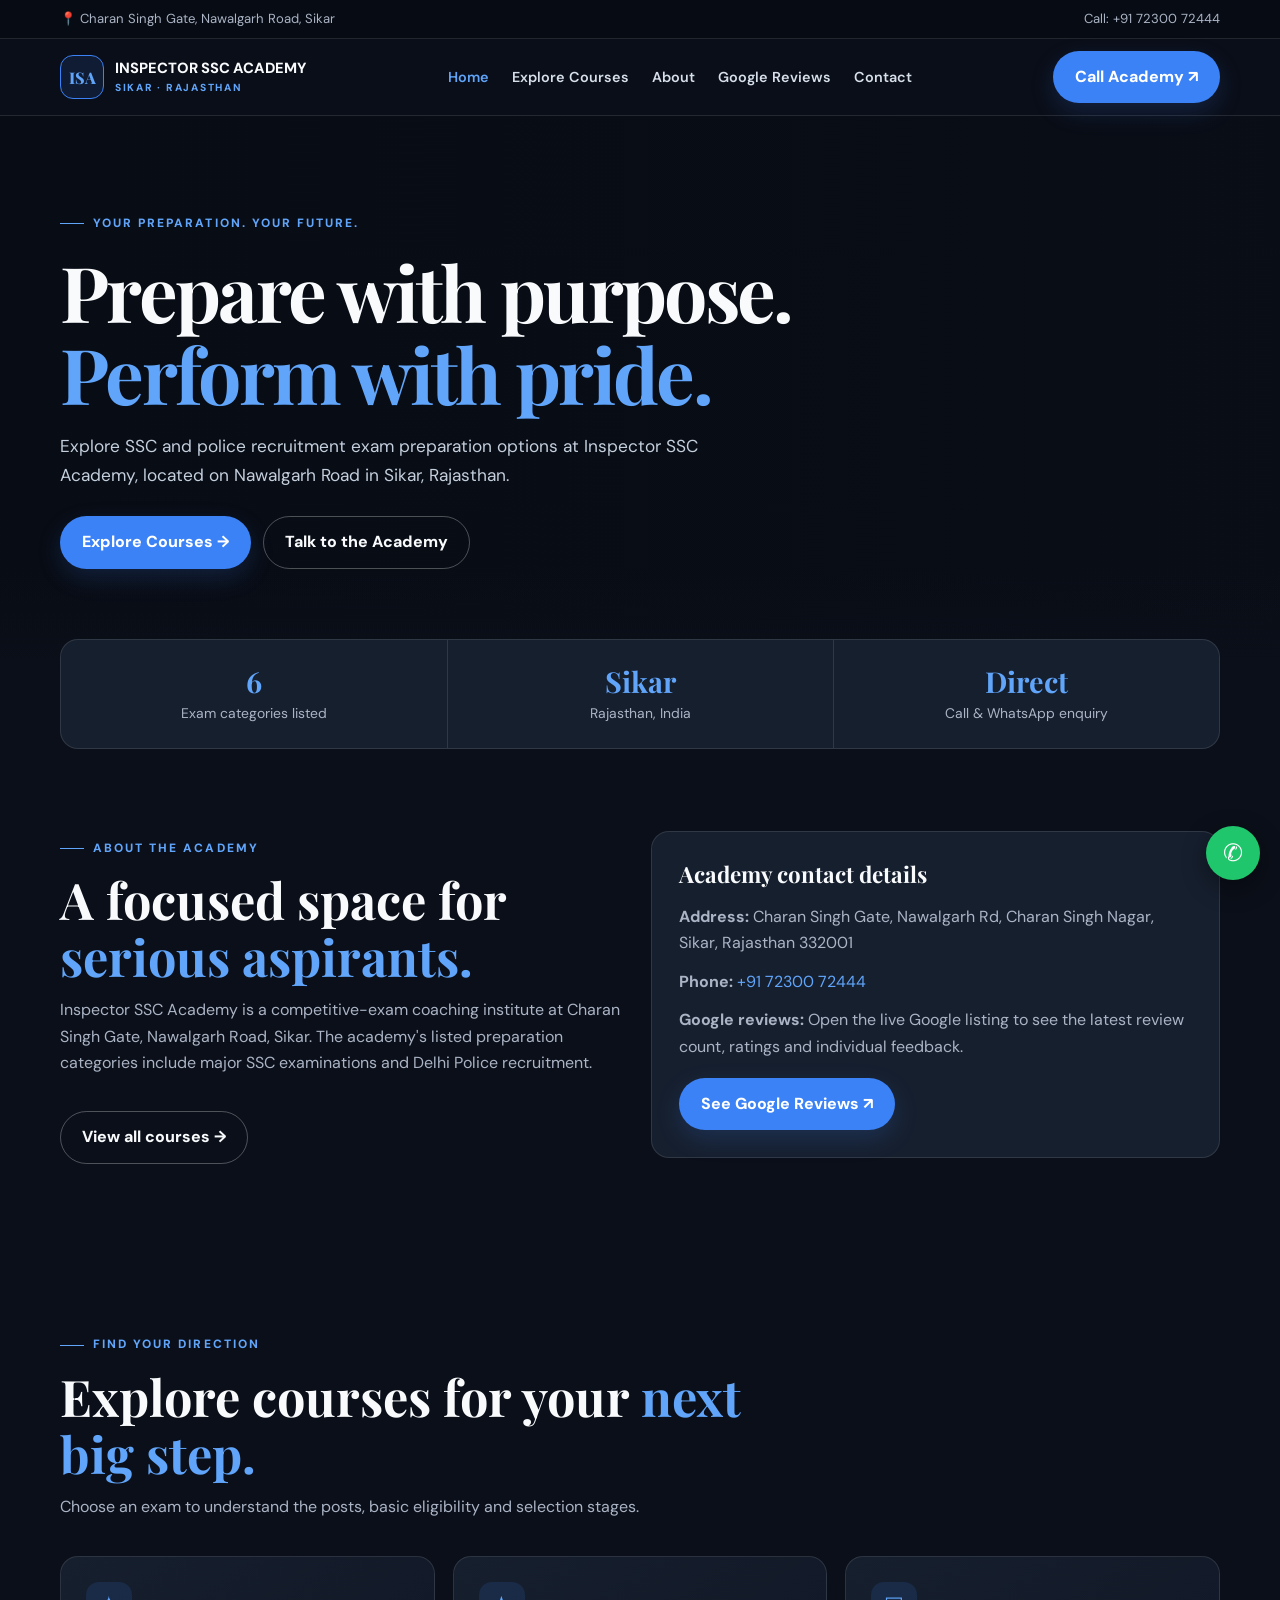
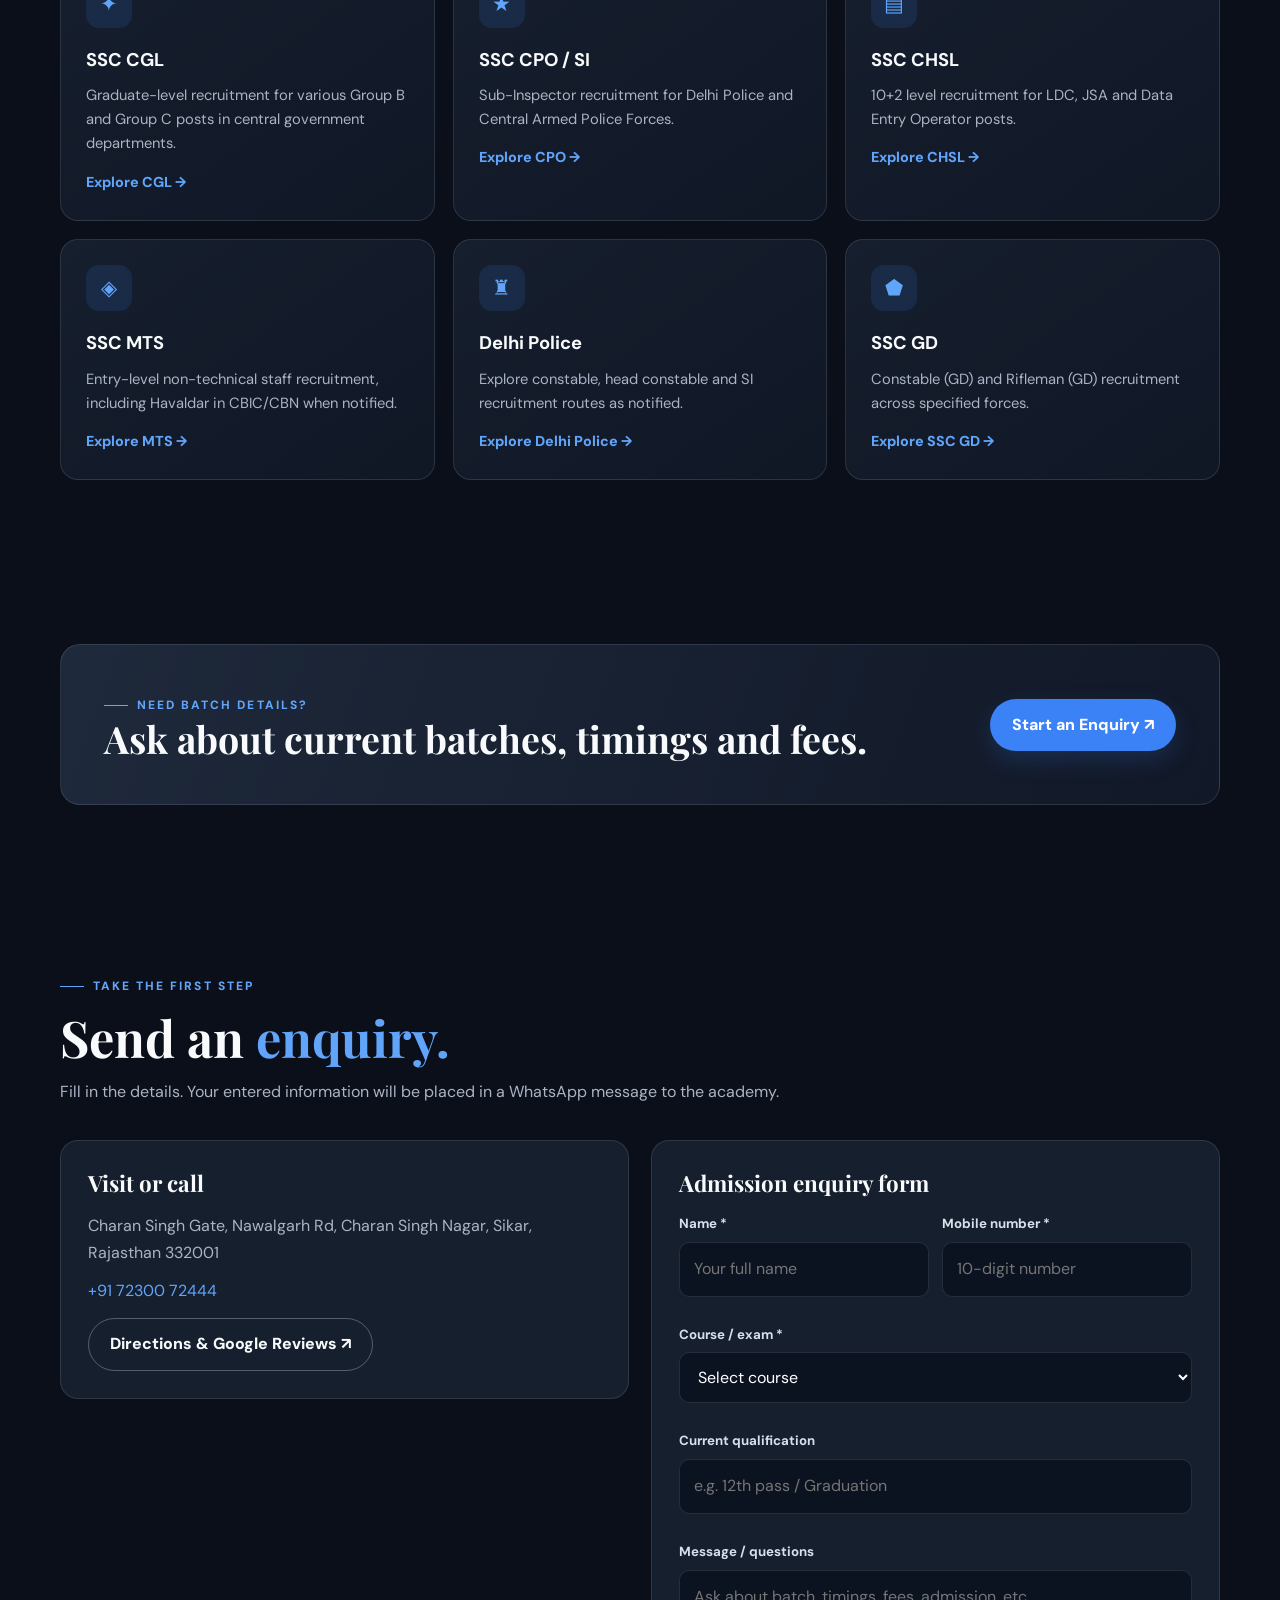
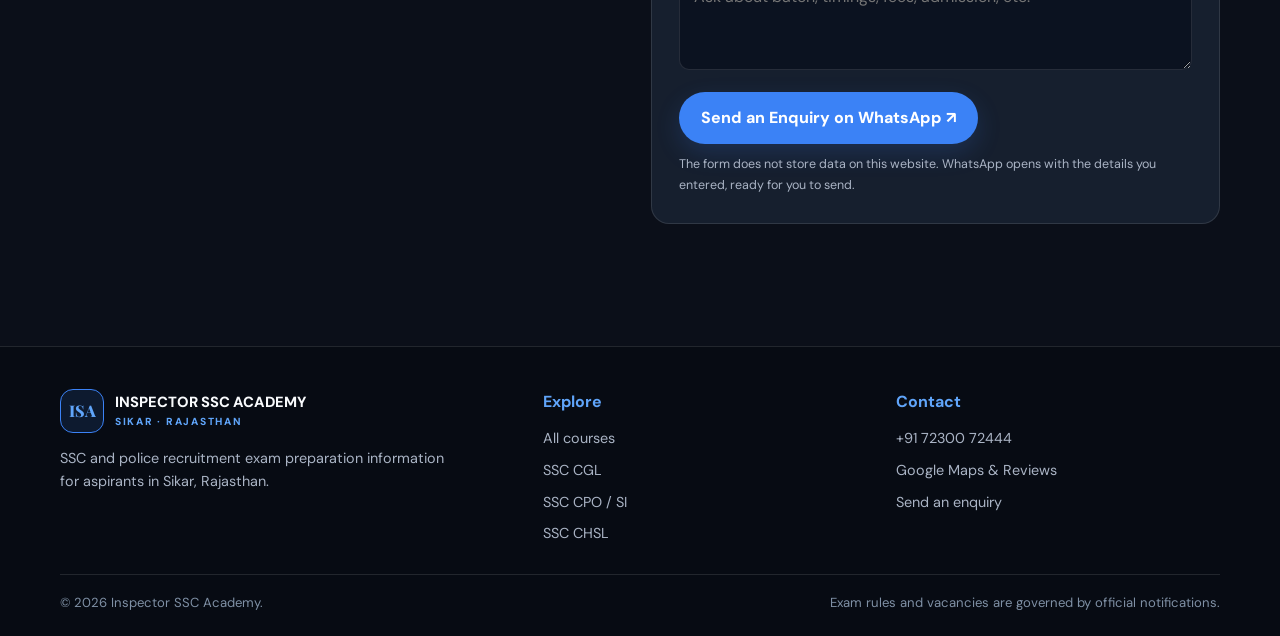
<file: index.html>
<!doctype html><html lang="en"><head><meta charset="utf-8"><meta name="viewport" content="width=device-width,initial-scale=1"><meta name="description" content="Inspector SSC Academy, Sikar — SSC CGL, CPO, CHSL, MTS, Delhi Police and GD exam preparation."><meta name="theme-color" content="#0b0f19"><title>Home | Inspector SSC Academy</title><link rel="stylesheet" href="style.css"></head><body>
<div class="topbar"><div class="container topbar-in"><span>📍 Charan Singh Gate, Nawalgarh Road, Sikar</span><span>Call: <a href="tel:+917230072444">+91 72300 72444</a></span></div></div>
<header><nav class="container nav"><a class="brand" href="index.html"><span class="brand-mark">ISA</span><span class="brand-name">INSPECTOR SSC ACADEMY<small>SIKAR · RAJASTHAN</small></span></a><button class="menu-btn" id="menuBtn" aria-label="Open navigation" aria-expanded="false">☰</button><ul class="nav-links" id="navLinks"><li><a class="active" href="index.html" >Home</a></li><li><a class="" href="courses.html" >Explore Courses</a></li><li><a class="" href="index.html#about" >About</a></li><li><a class="" href="https://www.google.com/maps/place/Inspector+SSC+Academy/data=!4m2!3m1!1s0x0:0x632848152b218027?sa=X&ved=1t:2428&ictx=111" target=_blank rel=noopener>Google Reviews</a></li><li><a class="" href="index.html#contact" >Contact</a></li></ul><a class="btn btn-primary nav-cta" href="tel:+917230072444">Call Academy ↗</a></nav></header><main>
<section class="hero"><div class="container"><div class="hero-content"><span class="eyebrow">Your preparation. Your future.</span><h1>Prepare with purpose.<br><span class="blue">Perform with pride.</span></h1><p>Explore SSC and police recruitment exam preparation options at Inspector SSC Academy, located on Nawalgarh Road in Sikar, Rajasthan.</p><div class="actions"><a class="btn btn-primary" href="courses.html">Explore Courses →</a><a class="btn btn-outline" href="tel:+917230072444">Talk to the Academy</a></div></div></div></section>
<div class="container"><div class="stats"><div class="stat"><strong>6</strong><span>Exam categories listed</span></div><div class="stat"><strong>Sikar</strong><span>Rajasthan, India</span></div><div class="stat"><strong>Direct</strong><span>Call & WhatsApp enquiry</span></div></div></div>
<section class="section" id="about"><div class="container two-col"><div><span class="eyebrow">About the academy</span><div class="section-head"><h2>A focused space for <span class="blue">serious aspirants.</span></h2><p>Inspector SSC Academy is a competitive-exam coaching institute at Charan Singh Gate, Nawalgarh Road, Sikar. The academy's listed preparation categories include major SSC examinations and Delhi Police recruitment.</p></div><a class="btn btn-outline" href="courses.html">View all courses →</a></div><div class="panel"><h3>Academy contact details</h3><p><b>Address:</b> Charan Singh Gate, Nawalgarh Rd, Charan Singh Nagar, Sikar, Rajasthan 332001</p><p style="margin-top:12px"><b>Phone:</b> <a class="blue" href="tel:+917230072444">+91 72300 72444</a></p><p style="margin-top:12px"><b>Google reviews:</b> Open the live Google listing to see the latest review count, ratings and individual feedback.</p><p style="margin-top:18px"><a class="btn btn-primary" target="_blank" rel="noopener" href="https://www.google.com/maps/place/Inspector+SSC+Academy/data=!4m2!3m1!1s0x0:0x632848152b218027?sa=X&ved=1t:2428&ictx=111">See Google Reviews ↗</a></p></div></div></section>
<section class="section"><div class="container"><div class="section-head"><span class="eyebrow">Find your direction</span><h2>Explore courses for your <span class="blue">next big step.</span></h2><p>Choose an exam to understand the posts, basic eligibility and selection stages.</p></div><div class="grid">
<article class="card"><div class="card-icon">✦</div><h3>SSC CGL</h3><p>Graduate-level recruitment for various Group B and Group C posts in central government departments.</p><a class="more" href="ssc-cgl.html">Explore CGL →</a></article>
<article class="card"><div class="card-icon">★</div><h3>SSC CPO / SI</h3><p>Sub-Inspector recruitment for Delhi Police and Central Armed Police Forces.</p><a class="more" href="ssc-cpo.html">Explore CPO →</a></article>
<article class="card"><div class="card-icon">▤</div><h3>SSC CHSL</h3><p>10+2 level recruitment for LDC, JSA and Data Entry Operator posts.</p><a class="more" href="ssc-chsl.html">Explore CHSL →</a></article>
<article class="card"><div class="card-icon">◈</div><h3>SSC MTS</h3><p>Entry-level non-technical staff recruitment, including Havaldar in CBIC/CBN when notified.</p><a class="more" href="ssc-mts.html">Explore MTS →</a></article>
<article class="card"><div class="card-icon">♜</div><h3>Delhi Police</h3><p>Explore constable, head constable and SI recruitment routes as notified.</p><a class="more" href="delhi-police.html">Explore Delhi Police →</a></article>
<article class="card"><div class="card-icon">⬟</div><h3>SSC GD</h3><p>Constable (GD) and Rifleman (GD) recruitment across specified forces.</p><a class="more" href="ssc-gd.html">Explore SSC GD →</a></article>
</div></div></section>
<section class="section"><div class="container cta-band"><div><span class="eyebrow">Need batch details?</span><h2>Ask about current batches, timings and fees.</h2></div><button class="btn btn-primary" data-batch-wa>Start an Enquiry ↗</button></div></section>
<section class="section" id="contact"><div class="container"><div class="section-head"><span class="eyebrow">Take the first step</span><h2>Send an <span class="blue">enquiry.</span></h2><p>Fill in the details. Your entered information will be placed in a WhatsApp message to the academy.</p></div><div class="two-col"><div class="panel"><h3>Visit or call</h3><p>Charan Singh Gate, Nawalgarh Rd, Charan Singh Nagar, Sikar, Rajasthan 332001</p><p style="margin-top:12px"><a class="blue" href="tel:+917230072444">+91 72300 72444</a></p><p style="margin-top:14px"><a class="btn btn-outline" target="_blank" rel="noopener" href="https://www.google.com/maps/place/Inspector+SSC+Academy/data=!4m2!3m1!1s0x0:0x632848152b218027?sa=X&ved=1t:2428&ictx=111">Directions & Google Reviews ↗</a></p></div>
<div class="panel"><h3>Admission enquiry form</h3><form id="enquiryForm"><div class="form-grid"><div class="field"><label for="name">Name *</label><input id="name" name="Name" required maxlength="60" placeholder="Your full name"></div><div class="field"><label for="phone">Mobile number *</label><input id="phone" name="Mobile number" type="tel" required pattern="[6-9][0-9]{9}" maxlength="10" placeholder="10-digit number"></div><div class="field full"><label for="course">Course / exam *</label><select id="course" name="Course / exam" required><option value="">Select course</option><option>SSC CGL</option><option>SSC CPO / SI</option><option>SSC CHSL</option><option>SSC MTS</option><option>Delhi Police</option><option>SSC GD</option><option>Need guidance</option></select></div><div class="field full"><label for="qualification">Current qualification</label><input id="qualification" name="Current qualification" placeholder="e.g. 12th pass / Graduation"></div><div class="field full"><label for="message">Message / questions</label><textarea id="message" name="Message" maxlength="700" placeholder="Ask about batch, timings, fees, admission, etc."></textarea></div></div><button class="btn btn-primary" type="submit">Send an Enquiry on WhatsApp ↗</button><p class="form-hint">The form does not store data on this website. WhatsApp opens with the details you entered, ready for you to send.</p></form></div></div></div></section>
</main>
<footer><div class="container"><div class="footer-grid">
<div><a class="brand" href="index.html"><span class="brand-mark">ISA</span><span class="brand-name">INSPECTOR SSC ACADEMY<small>SIKAR · RAJASTHAN</small></span></a><p>SSC and police recruitment exam preparation information for aspirants in Sikar, Rajasthan.</p></div>
<div><h4>Explore</h4><ul class="footer-links"><li><a href="courses.html">All courses</a></li><li><a href="ssc-cgl.html">SSC CGL</a></li><li><a href="ssc-cpo.html">SSC CPO / SI</a></li><li><a href="ssc-chsl.html">SSC CHSL</a></li></ul></div>
<div><h4>Contact</h4><ul class="footer-links"><li><a href="tel:+917230072444">+91 72300 72444</a></li><li><a href="https://www.google.com/maps/place/Inspector+SSC+Academy/data=!4m2!3m1!1s0x0:0x632848152b218027?sa=X&ved=1t:2428&ictx=111" target="_blank" rel="noopener">Google Maps & Reviews</a></li><li><a href="index.html#contact">Send an enquiry</a></li></ul></div>
</div><div class="copyright"><span>© <span id="year"></span> Inspector SSC Academy.</span><span>Exam rules and vacancies are governed by official notifications.</span></div></div></footer>
<a class="float-wa" href="https://wa.me/917230072444?text=Hello%20Inspector%20SSC%20Academy%2C%20I%20want%20to%20know%20about%20current%20batches." target="_blank" rel="noopener" aria-label="WhatsApp Inspector SSC Academy">✆</a>
<script src="script.js"></script></body></html>
</file>
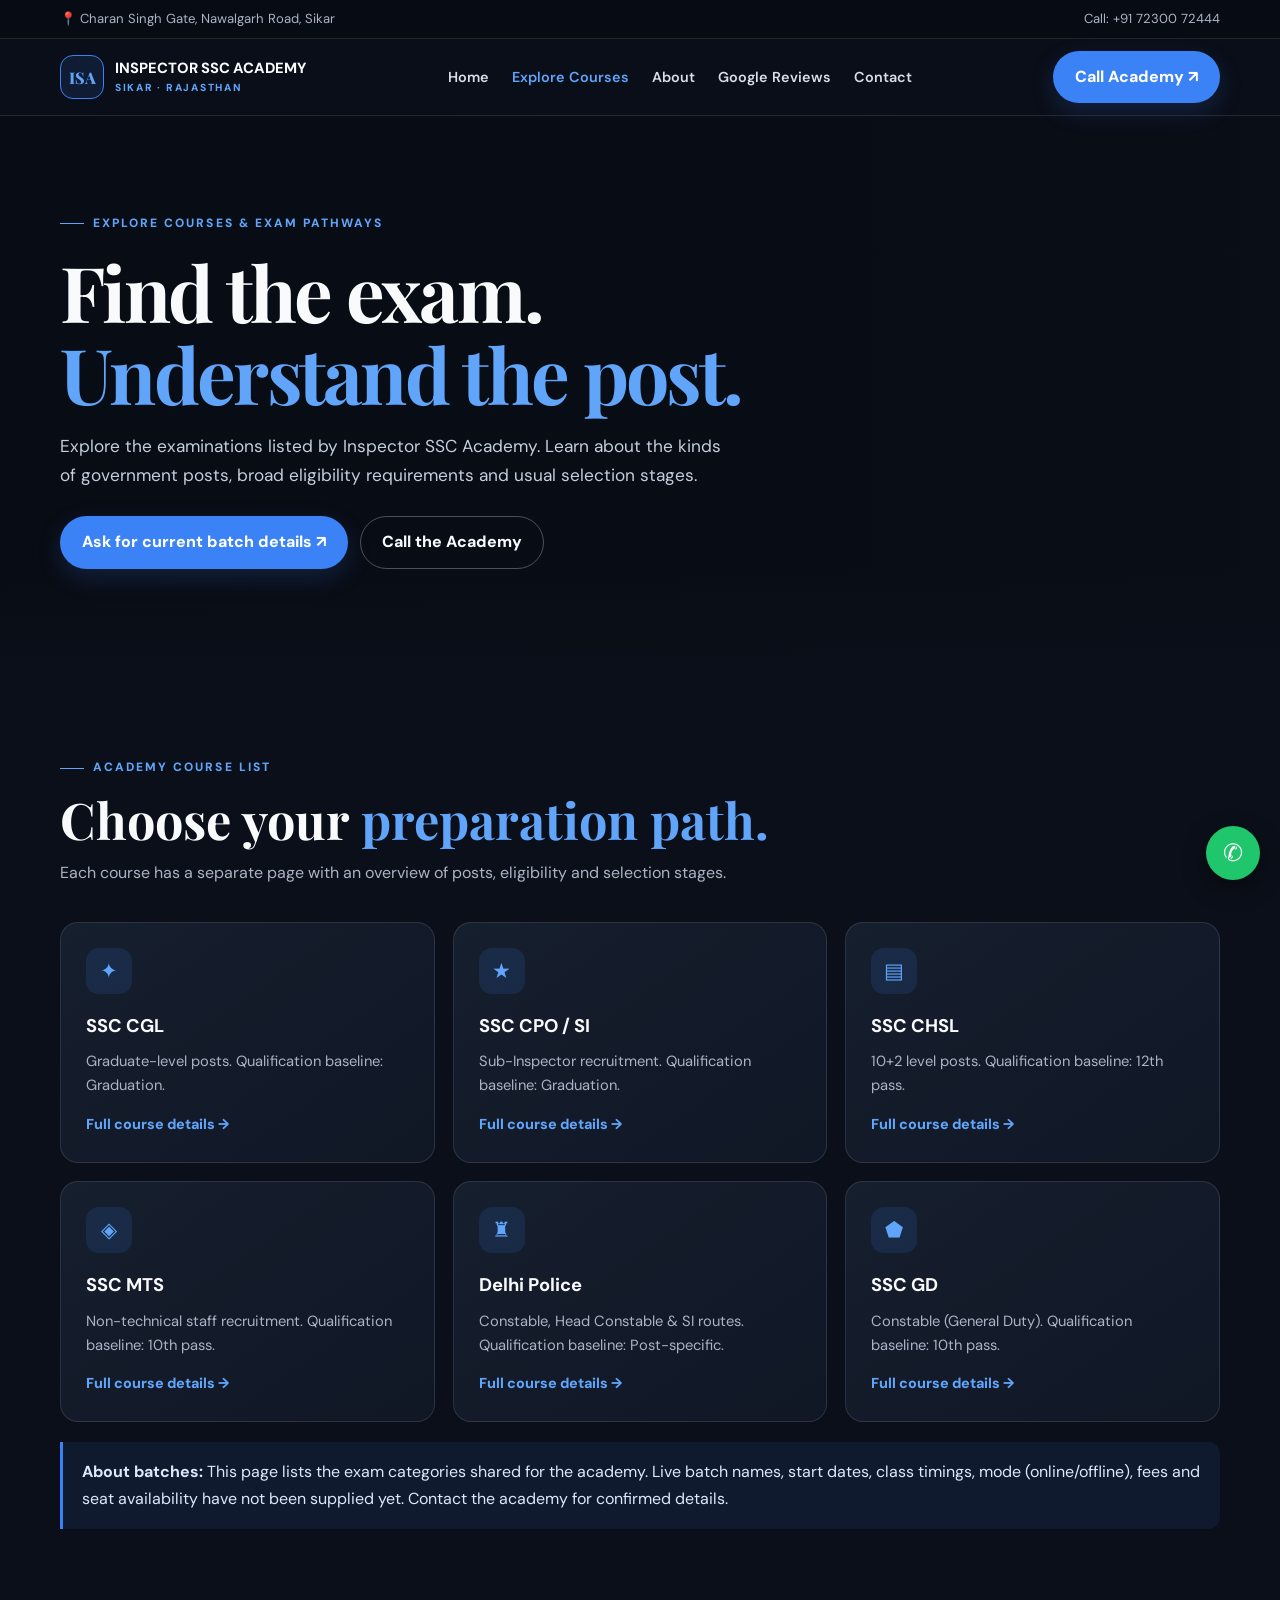
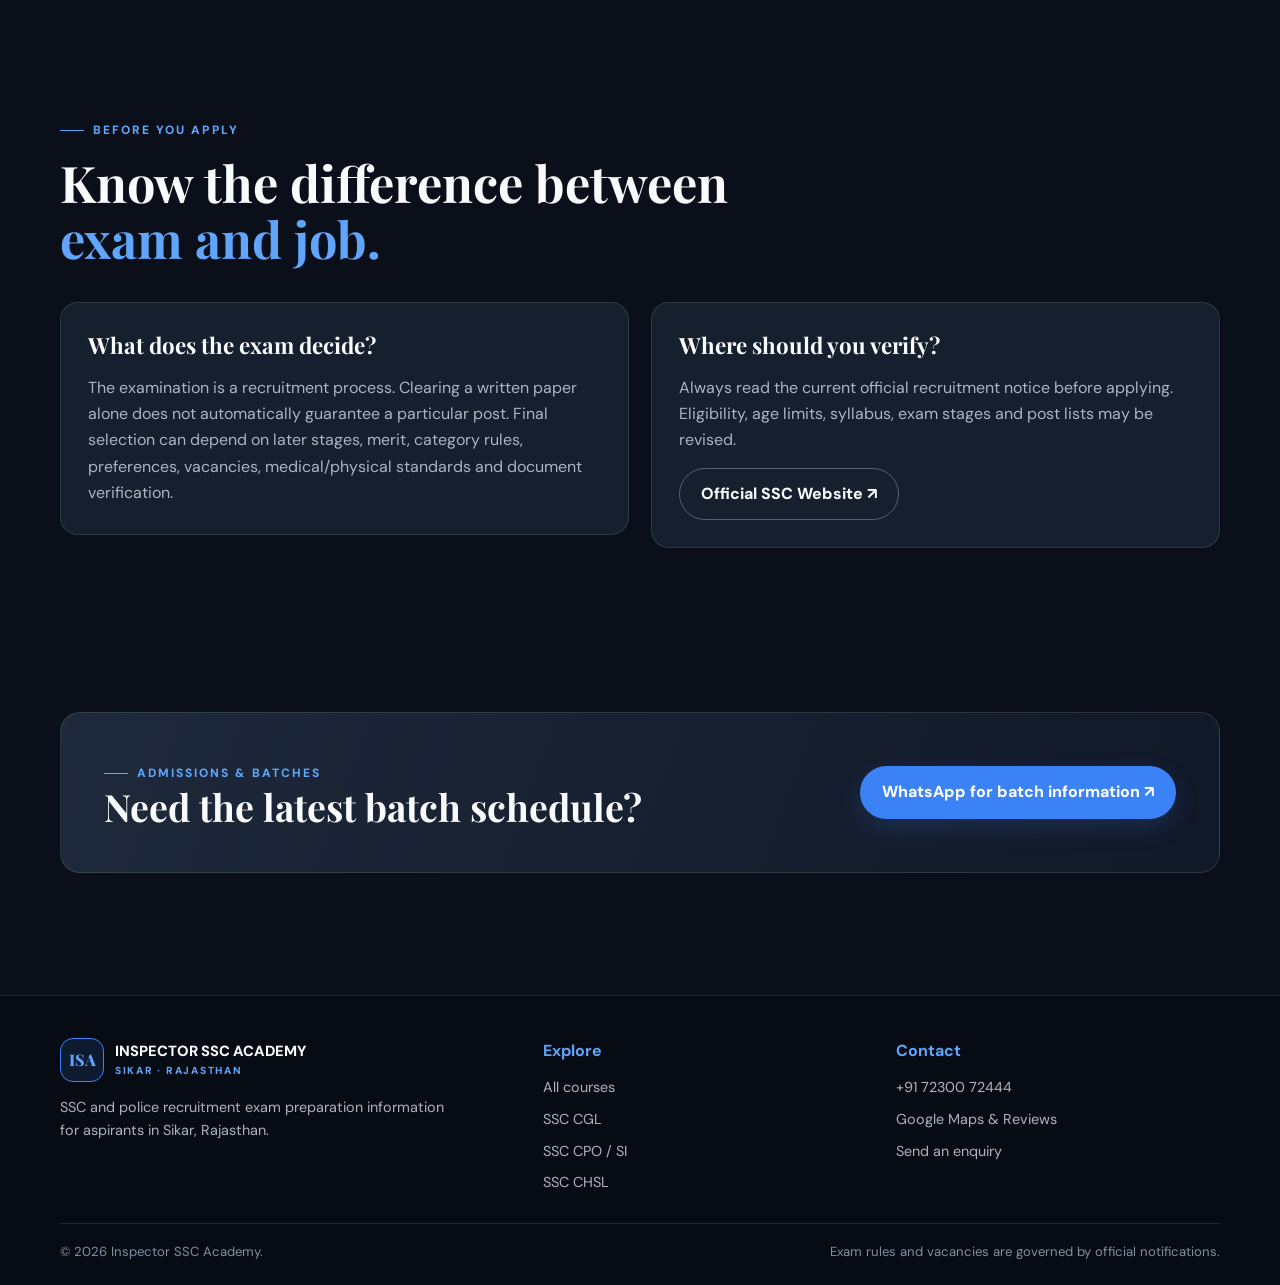
<file: courses.html>
<!doctype html><html lang="en"><head><meta charset="utf-8"><meta name="viewport" content="width=device-width,initial-scale=1"><meta name="description" content="Explore SSC CGL, CPO, CHSL, MTS, Delhi Police and GD courses at Inspector SSC Academy."><meta name="theme-color" content="#0b0f19"><title>Explore Courses | Inspector SSC Academy</title><link rel="stylesheet" href="style.css"></head><body>
<div class="topbar"><div class="container topbar-in"><span>📍 Charan Singh Gate, Nawalgarh Road, Sikar</span><span>Call: <a href="tel:+917230072444">+91 72300 72444</a></span></div></div>
<header><nav class="container nav"><a class="brand" href="index.html"><span class="brand-mark">ISA</span><span class="brand-name">INSPECTOR SSC ACADEMY<small>SIKAR · RAJASTHAN</small></span></a><button class="menu-btn" id="menuBtn" aria-label="Open navigation" aria-expanded="false">☰</button><ul class="nav-links" id="navLinks"><li><a class="" href="index.html" >Home</a></li><li><a class="active" href="courses.html" >Explore Courses</a></li><li><a class="" href="index.html#about" >About</a></li><li><a class="" href="https://www.google.com/maps/place/Inspector+SSC+Academy/data=!4m2!3m1!1s0x0:0x632848152b218027?sa=X&ved=1t:2428&ictx=111" target=_blank rel=noopener>Google Reviews</a></li><li><a class="" href="index.html#contact" >Contact</a></li></ul><a class="btn btn-primary nav-cta" href="tel:+917230072444">Call Academy ↗</a></nav></header><main>
<section class="hero"><div class="container"><div class="hero-content"><span class="eyebrow">Explore courses & exam pathways</span><h1>Find the exam.<br><span class="blue">Understand the post.</span></h1><p>Explore the examinations listed by Inspector SSC Academy. Learn about the kinds of government posts, broad eligibility requirements and usual selection stages.</p><div class="actions"><button class="btn btn-primary" data-batch-wa>Ask for current batch details ↗</button><a class="btn btn-outline" href="tel:+917230072444">Call the Academy</a></div></div></div></section>
<section class="section"><div class="container"><div class="section-head"><span class="eyebrow">Academy course list</span><h2>Choose your <span class="blue">preparation path.</span></h2><p>Each course has a separate page with an overview of posts, eligibility and selection stages.</p></div><div class="grid"><article class="card"><div class="card-icon">✦</div><h3>SSC CGL</h3><p>Graduate-level posts. Qualification baseline: Graduation.</p><a class="more" href="ssc-cgl.html">Full course details →</a></article><article class="card"><div class="card-icon">★</div><h3>SSC CPO / SI</h3><p>Sub-Inspector recruitment. Qualification baseline: Graduation.</p><a class="more" href="ssc-cpo.html">Full course details →</a></article><article class="card"><div class="card-icon">▤</div><h3>SSC CHSL</h3><p>10+2 level posts. Qualification baseline: 12th pass.</p><a class="more" href="ssc-chsl.html">Full course details →</a></article><article class="card"><div class="card-icon">◈</div><h3>SSC MTS</h3><p>Non-technical staff recruitment. Qualification baseline: 10th pass.</p><a class="more" href="ssc-mts.html">Full course details →</a></article><article class="card"><div class="card-icon">♜</div><h3>Delhi Police</h3><p>Constable, Head Constable & SI routes. Qualification baseline: Post-specific.</p><a class="more" href="delhi-police.html">Full course details →</a></article><article class="card"><div class="card-icon">⬟</div><h3>SSC GD</h3><p>Constable (General Duty). Qualification baseline: 10th pass.</p><a class="more" href="ssc-gd.html">Full course details →</a></article></div><div class="notice"><b>About batches:</b> This page lists the exam categories shared for the academy. Live batch names, start dates, class timings, mode (online/offline), fees and seat availability have not been supplied yet. Contact the academy for confirmed details.</div></div></section>
<section class="section"><div class="container"><div class="section-head"><span class="eyebrow">Before you apply</span><h2>Know the difference between <span class="blue">exam and job.</span></h2></div><div class="two-col"><div class="panel"><h3>What does the exam decide?</h3><p>The examination is a recruitment process. Clearing a written paper alone does not automatically guarantee a particular post. Final selection can depend on later stages, merit, category rules, preferences, vacancies, medical/physical standards and document verification.</p></div><div class="panel"><h3>Where should you verify?</h3><p>Always read the current official recruitment notice before applying. Eligibility, age limits, syllabus, exam stages and post lists may be revised.</p><p style="margin-top:14px"><a class="btn btn-outline" href="https://ssc.gov.in/" target="_blank" rel="noopener">Official SSC Website ↗</a></p></div></div></div></section>
<section class="section"><div class="container cta-band"><div><span class="eyebrow">Admissions & batches</span><h2>Need the latest batch schedule?</h2></div><button class="btn btn-primary" data-batch-wa>WhatsApp for batch information ↗</button></div></section>
</main>
<footer><div class="container"><div class="footer-grid">
<div><a class="brand" href="index.html"><span class="brand-mark">ISA</span><span class="brand-name">INSPECTOR SSC ACADEMY<small>SIKAR · RAJASTHAN</small></span></a><p>SSC and police recruitment exam preparation information for aspirants in Sikar, Rajasthan.</p></div>
<div><h4>Explore</h4><ul class="footer-links"><li><a href="courses.html">All courses</a></li><li><a href="ssc-cgl.html">SSC CGL</a></li><li><a href="ssc-cpo.html">SSC CPO / SI</a></li><li><a href="ssc-chsl.html">SSC CHSL</a></li></ul></div>
<div><h4>Contact</h4><ul class="footer-links"><li><a href="tel:+917230072444">+91 72300 72444</a></li><li><a href="https://www.google.com/maps/place/Inspector+SSC+Academy/data=!4m2!3m1!1s0x0:0x632848152b218027?sa=X&ved=1t:2428&ictx=111" target="_blank" rel="noopener">Google Maps & Reviews</a></li><li><a href="index.html#contact">Send an enquiry</a></li></ul></div>
</div><div class="copyright"><span>© <span id="year"></span> Inspector SSC Academy.</span><span>Exam rules and vacancies are governed by official notifications.</span></div></div></footer>
<a class="float-wa" href="https://wa.me/917230072444?text=Hello%20Inspector%20SSC%20Academy%2C%20I%20want%20to%20know%20about%20current%20batches." target="_blank" rel="noopener" aria-label="WhatsApp Inspector SSC Academy">✆</a>
<script src="script.js"></script></body></html>
</file>
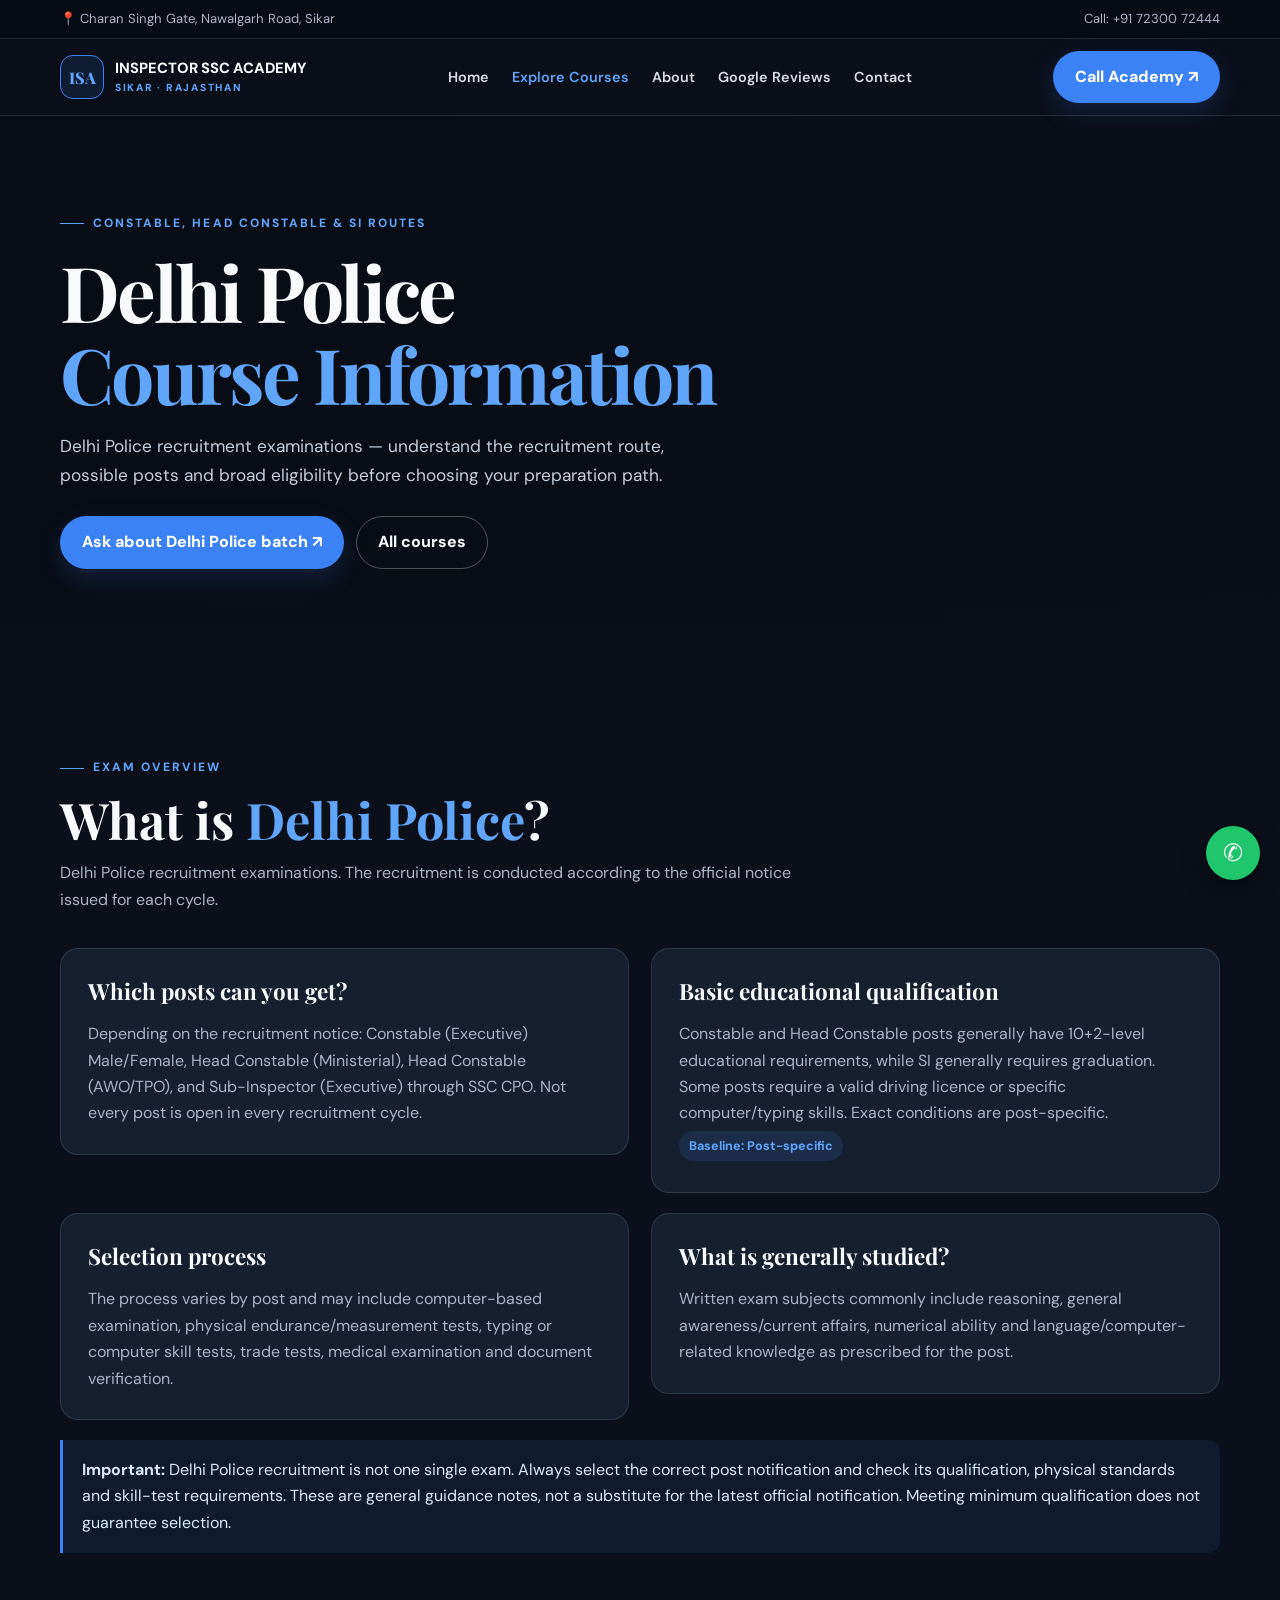
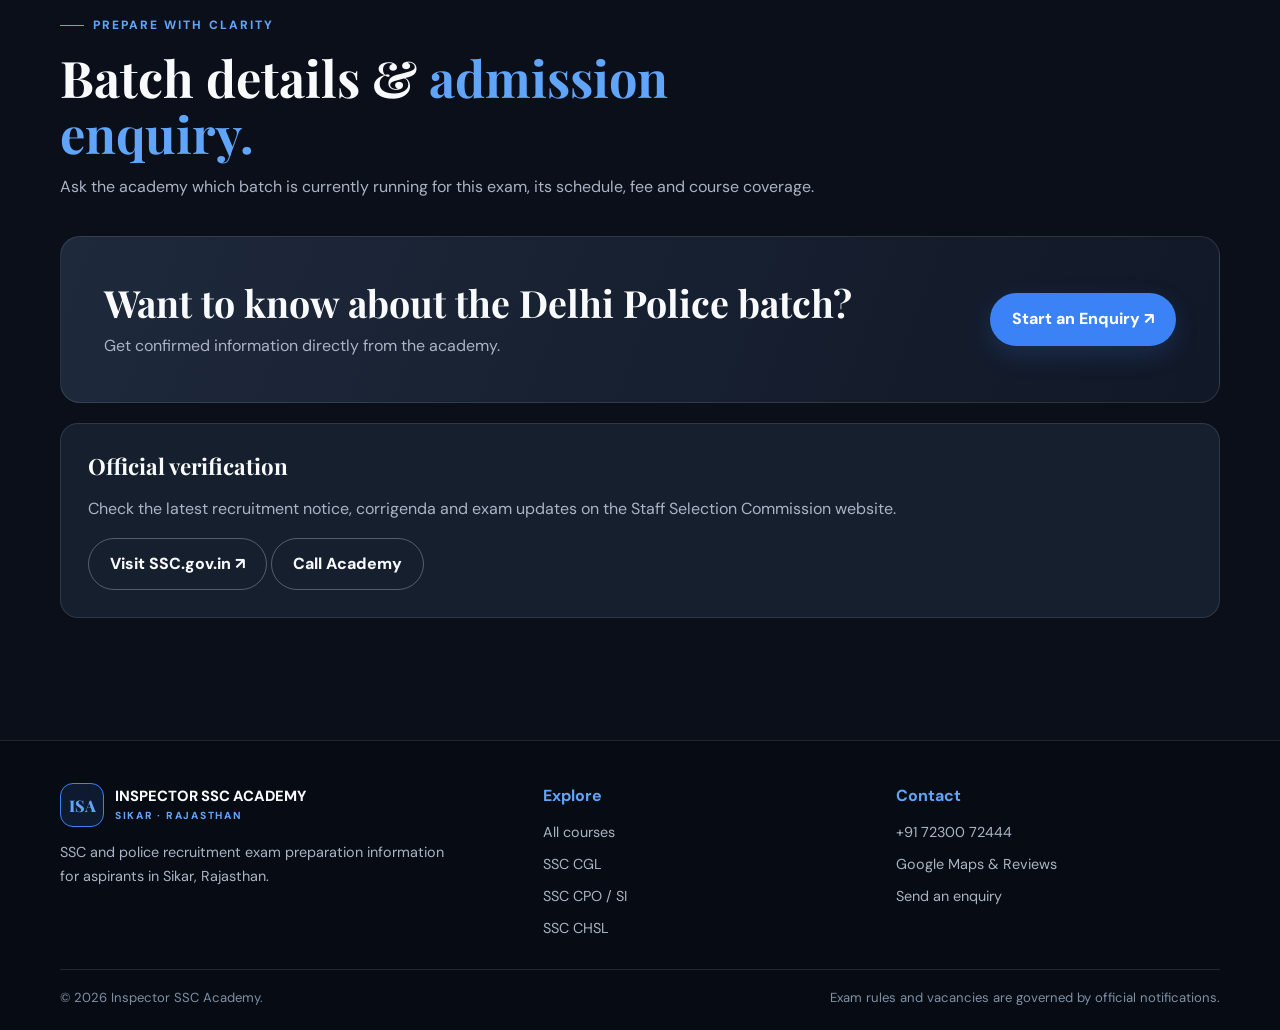
<file: delhi-police.html>
<!doctype html><html lang="en"><head><meta charset="utf-8"><meta name="viewport" content="width=device-width,initial-scale=1"><meta name="description" content="Delhi Police course overview, posts, eligibility and selection stages at Inspector SSC Academy, Sikar."><meta name="theme-color" content="#0b0f19"><title>Delhi Police | Inspector SSC Academy</title><link rel="stylesheet" href="style.css"></head><body>
<div class="topbar"><div class="container topbar-in"><span>📍 Charan Singh Gate, Nawalgarh Road, Sikar</span><span>Call: <a href="tel:+917230072444">+91 72300 72444</a></span></div></div>
<header><nav class="container nav"><a class="brand" href="index.html"><span class="brand-mark">ISA</span><span class="brand-name">INSPECTOR SSC ACADEMY<small>SIKAR · RAJASTHAN</small></span></a><button class="menu-btn" id="menuBtn" aria-label="Open navigation" aria-expanded="false">☰</button><ul class="nav-links" id="navLinks"><li><a class="" href="index.html" >Home</a></li><li><a class="active" href="courses.html" >Explore Courses</a></li><li><a class="" href="index.html#about" >About</a></li><li><a class="" href="https://www.google.com/maps/place/Inspector+SSC+Academy/data=!4m2!3m1!1s0x0:0x632848152b218027?sa=X&ved=1t:2428&ictx=111" target=_blank rel=noopener>Google Reviews</a></li><li><a class="" href="index.html#contact" >Contact</a></li></ul><a class="btn btn-primary nav-cta" href="tel:+917230072444">Call Academy ↗</a></nav></header><main>
<section class="hero"><div class="container"><div class="hero-content"><span class="eyebrow">Constable, Head Constable &amp; SI routes</span><h1>Delhi Police<br><span class="blue">Course Information</span></h1><p>Delhi Police recruitment examinations — understand the recruitment route, possible posts and broad eligibility before choosing your preparation path.</p><div class="actions"><button class="btn btn-primary" data-batch-wa>Ask about Delhi Police batch ↗</button><a class="btn btn-outline" href="courses.html">All courses</a></div></div></div></section>
<section class="section"><div class="container"><div class="section-head"><span class="eyebrow">Exam overview</span><h2>What is <span class="blue">Delhi Police</span>?</h2><p>Delhi Police recruitment examinations. The recruitment is conducted according to the official notice issued for each cycle.</p></div>
<div class="two-col"><div class="panel"><h3>Which posts can you get?</h3><p>Depending on the recruitment notice: Constable (Executive) Male/Female, Head Constable (Ministerial), Head Constable (AWO/TPO), and Sub-Inspector (Executive) through SSC CPO. Not every post is open in every recruitment cycle.</p></div><div class="panel"><h3>Basic educational qualification</h3><p>Constable and Head Constable posts generally have 10+2-level educational requirements, while SI generally requires graduation. Some posts require a valid driving licence or specific computer/typing skills. Exact conditions are post-specific.</p><span class="pill">Baseline: Post-specific</span></div></div>
<div class="two-col" style="margin-top:20px"><div class="panel"><h3>Selection process</h3><p>The process varies by post and may include computer-based examination, physical endurance/measurement tests, typing or computer skill tests, trade tests, medical examination and document verification.</p></div><div class="panel"><h3>What is generally studied?</h3><p>Written exam subjects commonly include reasoning, general awareness/current affairs, numerical ability and language/computer-related knowledge as prescribed for the post.</p></div></div>
<div class="notice"><b>Important:</b> Delhi Police recruitment is not one single exam. Always select the correct post notification and check its qualification, physical standards and skill-test requirements. These are general guidance notes, not a substitute for the latest official notification. Meeting minimum qualification does not guarantee selection.</div>
<div class="section-head" style="margin-top:55px"><span class="eyebrow">Prepare with clarity</span><h2>Batch details & <span class="blue">admission enquiry.</span></h2><p>Ask the academy which batch is currently running for this exam, its schedule, fee and course coverage.</p></div>
<div class="cta-band"><div><h2>Want to know about the Delhi Police batch?</h2><p style="color:var(--muted);margin-top:8px">Get confirmed information directly from the academy.</p></div><button class="btn btn-primary" data-batch-wa>Start an Enquiry ↗</button></div>
<div class="panel" style="margin-top:20px"><h3>Official verification</h3><p>Check the latest recruitment notice, corrigenda and exam updates on the Staff Selection Commission website.</p><p style="margin-top:15px"><a class="btn btn-outline" href="https://ssc.gov.in/" target="_blank" rel="noopener">Visit SSC.gov.in ↗</a> <a class="btn btn-outline" href="tel:+917230072444">Call Academy</a></p></div>
</div></section>
</main>
<footer><div class="container"><div class="footer-grid">
<div><a class="brand" href="index.html"><span class="brand-mark">ISA</span><span class="brand-name">INSPECTOR SSC ACADEMY<small>SIKAR · RAJASTHAN</small></span></a><p>SSC and police recruitment exam preparation information for aspirants in Sikar, Rajasthan.</p></div>
<div><h4>Explore</h4><ul class="footer-links"><li><a href="courses.html">All courses</a></li><li><a href="ssc-cgl.html">SSC CGL</a></li><li><a href="ssc-cpo.html">SSC CPO / SI</a></li><li><a href="ssc-chsl.html">SSC CHSL</a></li></ul></div>
<div><h4>Contact</h4><ul class="footer-links"><li><a href="tel:+917230072444">+91 72300 72444</a></li><li><a href="https://www.google.com/maps/place/Inspector+SSC+Academy/data=!4m2!3m1!1s0x0:0x632848152b218027?sa=X&ved=1t:2428&ictx=111" target="_blank" rel="noopener">Google Maps & Reviews</a></li><li><a href="index.html#contact">Send an enquiry</a></li></ul></div>
</div><div class="copyright"><span>© <span id="year"></span> Inspector SSC Academy.</span><span>Exam rules and vacancies are governed by official notifications.</span></div></div></footer>
<a class="float-wa" href="https://wa.me/917230072444?text=Hello%20Inspector%20SSC%20Academy%2C%20I%20want%20to%20know%20about%20current%20batches." target="_blank" rel="noopener" aria-label="WhatsApp Inspector SSC Academy">✆</a>
<script src="script.js"></script></body></html>
</file>
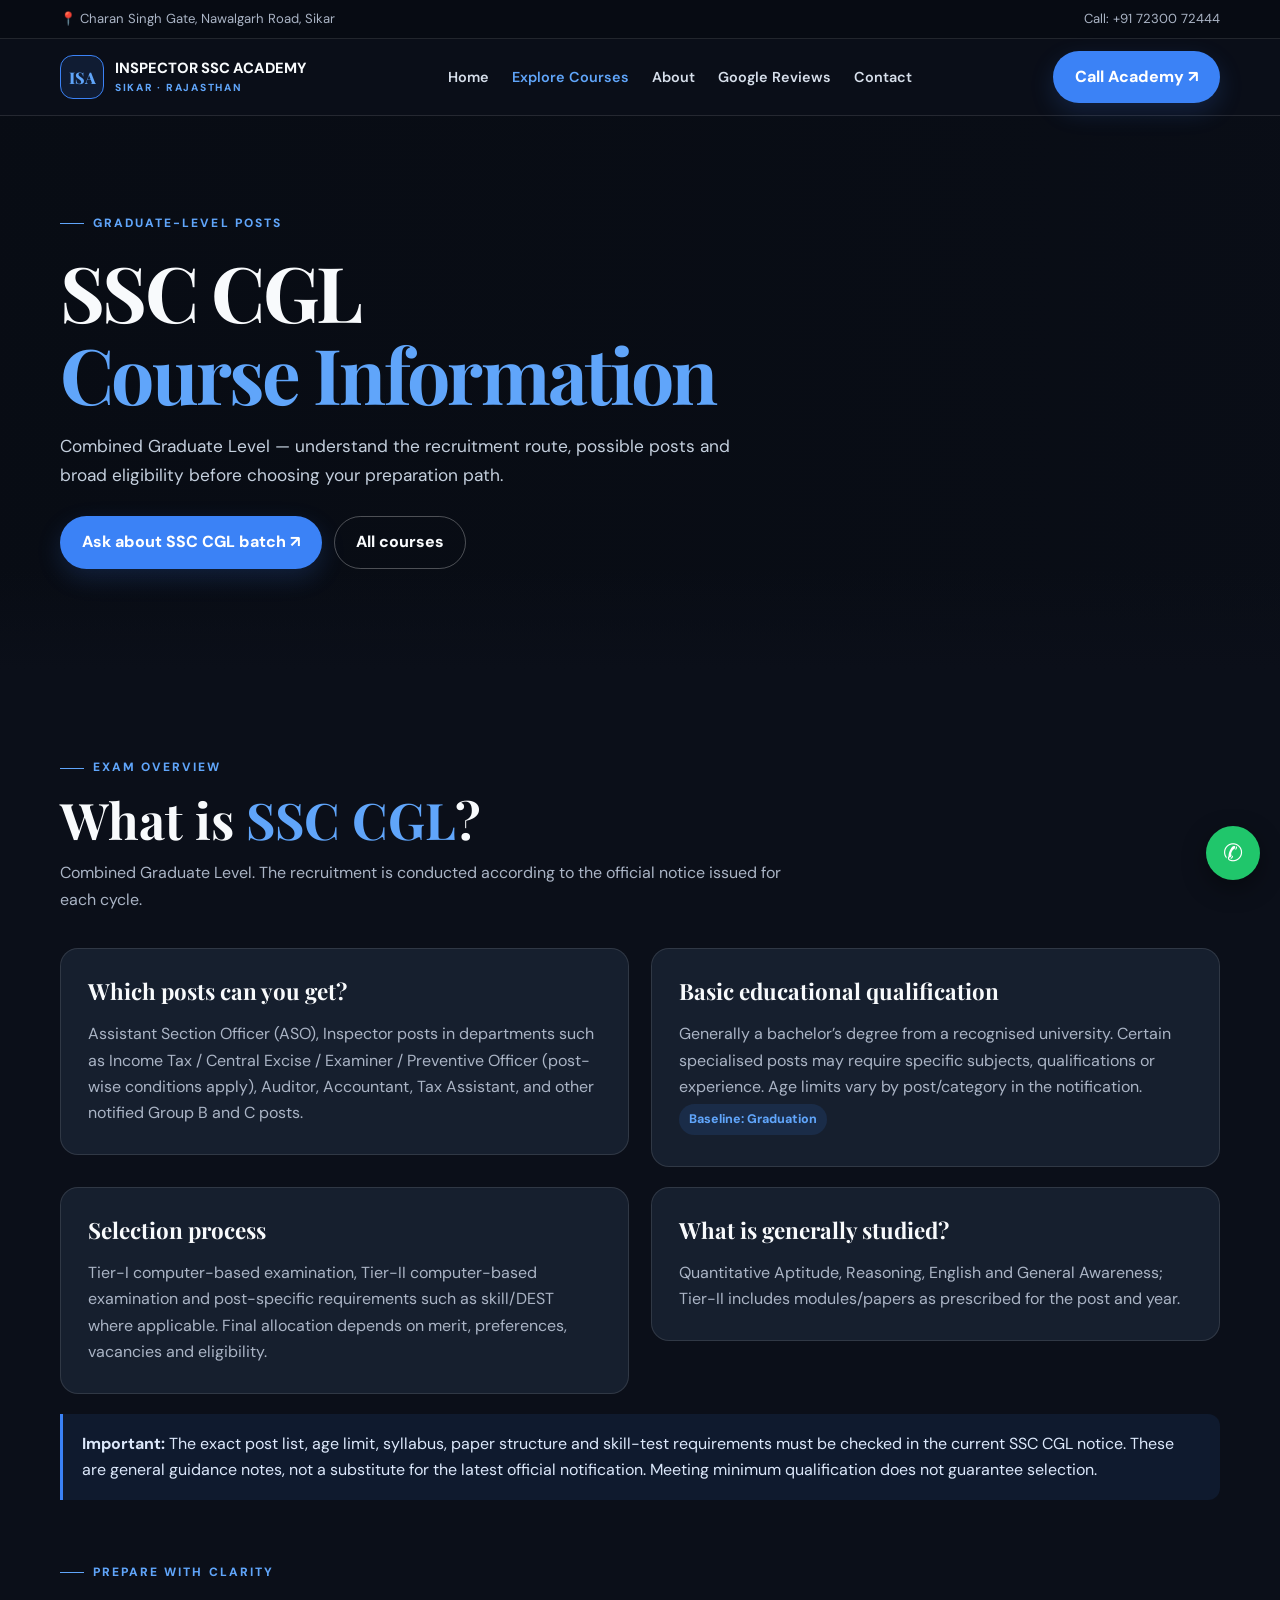
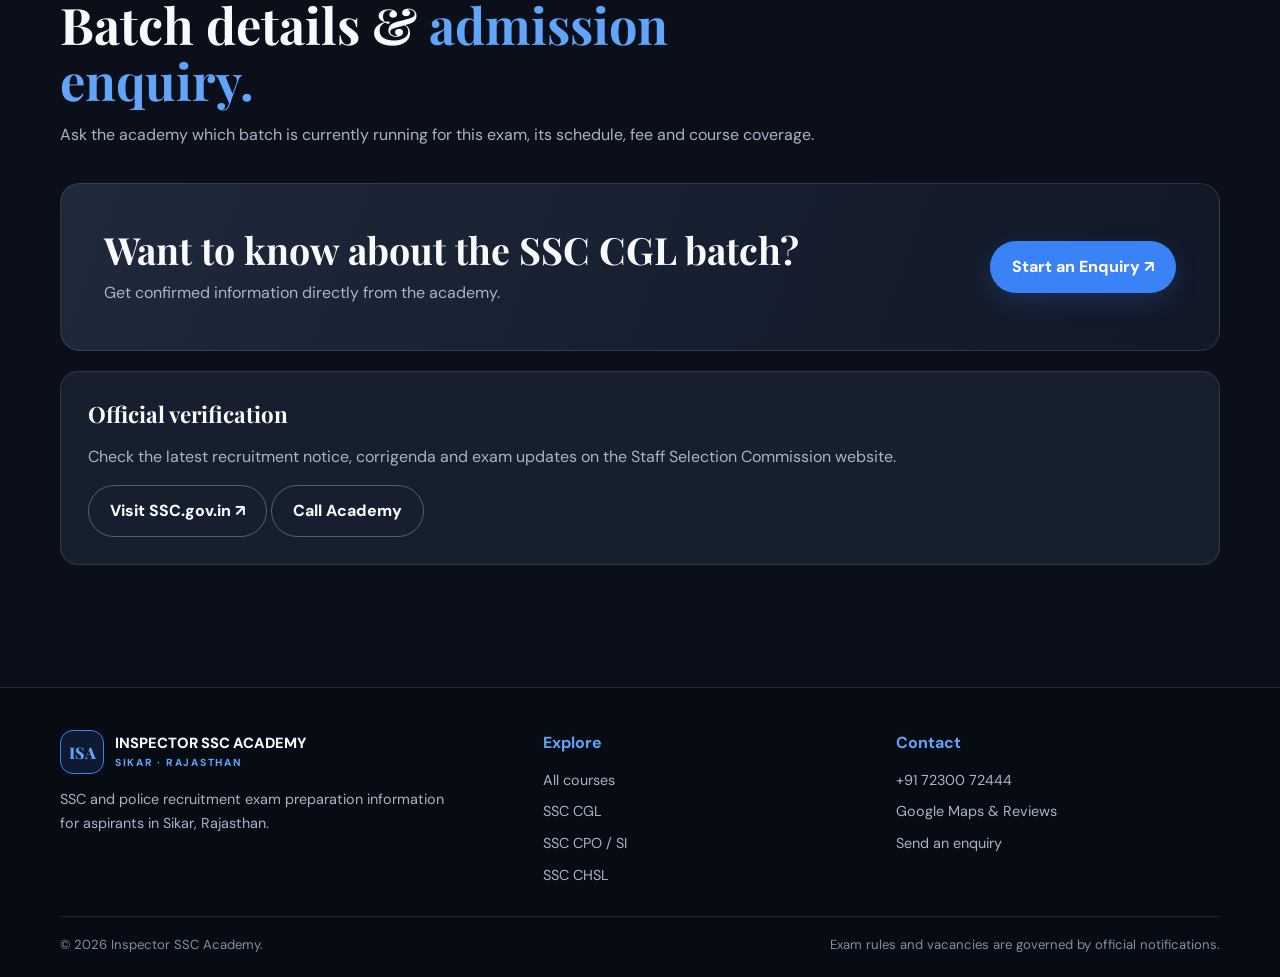
<file: ssc-cgl.html>
<!doctype html><html lang="en"><head><meta charset="utf-8"><meta name="viewport" content="width=device-width,initial-scale=1"><meta name="description" content="SSC CGL course overview, posts, eligibility and selection stages at Inspector SSC Academy, Sikar."><meta name="theme-color" content="#0b0f19"><title>SSC CGL | Inspector SSC Academy</title><link rel="stylesheet" href="style.css"></head><body>
<div class="topbar"><div class="container topbar-in"><span>📍 Charan Singh Gate, Nawalgarh Road, Sikar</span><span>Call: <a href="tel:+917230072444">+91 72300 72444</a></span></div></div>
<header><nav class="container nav"><a class="brand" href="index.html"><span class="brand-mark">ISA</span><span class="brand-name">INSPECTOR SSC ACADEMY<small>SIKAR · RAJASTHAN</small></span></a><button class="menu-btn" id="menuBtn" aria-label="Open navigation" aria-expanded="false">☰</button><ul class="nav-links" id="navLinks"><li><a class="" href="index.html" >Home</a></li><li><a class="active" href="courses.html" >Explore Courses</a></li><li><a class="" href="index.html#about" >About</a></li><li><a class="" href="https://www.google.com/maps/place/Inspector+SSC+Academy/data=!4m2!3m1!1s0x0:0x632848152b218027?sa=X&ved=1t:2428&ictx=111" target=_blank rel=noopener>Google Reviews</a></li><li><a class="" href="index.html#contact" >Contact</a></li></ul><a class="btn btn-primary nav-cta" href="tel:+917230072444">Call Academy ↗</a></nav></header><main>
<section class="hero"><div class="container"><div class="hero-content"><span class="eyebrow">Graduate-level posts</span><h1>SSC CGL<br><span class="blue">Course Information</span></h1><p>Combined Graduate Level — understand the recruitment route, possible posts and broad eligibility before choosing your preparation path.</p><div class="actions"><button class="btn btn-primary" data-batch-wa>Ask about SSC CGL batch ↗</button><a class="btn btn-outline" href="courses.html">All courses</a></div></div></div></section>
<section class="section"><div class="container"><div class="section-head"><span class="eyebrow">Exam overview</span><h2>What is <span class="blue">SSC CGL</span>?</h2><p>Combined Graduate Level. The recruitment is conducted according to the official notice issued for each cycle.</p></div>
<div class="two-col"><div class="panel"><h3>Which posts can you get?</h3><p>Assistant Section Officer (ASO), Inspector posts in departments such as Income Tax / Central Excise / Examiner / Preventive Officer (post-wise conditions apply), Auditor, Accountant, Tax Assistant, and other notified Group B and C posts.</p></div><div class="panel"><h3>Basic educational qualification</h3><p>Generally a bachelor’s degree from a recognised university. Certain specialised posts may require specific subjects, qualifications or experience. Age limits vary by post/category in the notification.</p><span class="pill">Baseline: Graduation</span></div></div>
<div class="two-col" style="margin-top:20px"><div class="panel"><h3>Selection process</h3><p>Tier-I computer-based examination, Tier-II computer-based examination and post-specific requirements such as skill/DEST where applicable. Final allocation depends on merit, preferences, vacancies and eligibility.</p></div><div class="panel"><h3>What is generally studied?</h3><p>Quantitative Aptitude, Reasoning, English and General Awareness; Tier-II includes modules/papers as prescribed for the post and year.</p></div></div>
<div class="notice"><b>Important:</b> The exact post list, age limit, syllabus, paper structure and skill-test requirements must be checked in the current SSC CGL notice. These are general guidance notes, not a substitute for the latest official notification. Meeting minimum qualification does not guarantee selection.</div>
<div class="section-head" style="margin-top:55px"><span class="eyebrow">Prepare with clarity</span><h2>Batch details & <span class="blue">admission enquiry.</span></h2><p>Ask the academy which batch is currently running for this exam, its schedule, fee and course coverage.</p></div>
<div class="cta-band"><div><h2>Want to know about the SSC CGL batch?</h2><p style="color:var(--muted);margin-top:8px">Get confirmed information directly from the academy.</p></div><button class="btn btn-primary" data-batch-wa>Start an Enquiry ↗</button></div>
<div class="panel" style="margin-top:20px"><h3>Official verification</h3><p>Check the latest recruitment notice, corrigenda and exam updates on the Staff Selection Commission website.</p><p style="margin-top:15px"><a class="btn btn-outline" href="https://ssc.gov.in/" target="_blank" rel="noopener">Visit SSC.gov.in ↗</a> <a class="btn btn-outline" href="tel:+917230072444">Call Academy</a></p></div>
</div></section>
</main>
<footer><div class="container"><div class="footer-grid">
<div><a class="brand" href="index.html"><span class="brand-mark">ISA</span><span class="brand-name">INSPECTOR SSC ACADEMY<small>SIKAR · RAJASTHAN</small></span></a><p>SSC and police recruitment exam preparation information for aspirants in Sikar, Rajasthan.</p></div>
<div><h4>Explore</h4><ul class="footer-links"><li><a href="courses.html">All courses</a></li><li><a href="ssc-cgl.html">SSC CGL</a></li><li><a href="ssc-cpo.html">SSC CPO / SI</a></li><li><a href="ssc-chsl.html">SSC CHSL</a></li></ul></div>
<div><h4>Contact</h4><ul class="footer-links"><li><a href="tel:+917230072444">+91 72300 72444</a></li><li><a href="https://www.google.com/maps/place/Inspector+SSC+Academy/data=!4m2!3m1!1s0x0:0x632848152b218027?sa=X&ved=1t:2428&ictx=111" target="_blank" rel="noopener">Google Maps & Reviews</a></li><li><a href="index.html#contact">Send an enquiry</a></li></ul></div>
</div><div class="copyright"><span>© <span id="year"></span> Inspector SSC Academy.</span><span>Exam rules and vacancies are governed by official notifications.</span></div></div></footer>
<a class="float-wa" href="https://wa.me/917230072444?text=Hello%20Inspector%20SSC%20Academy%2C%20I%20want%20to%20know%20about%20current%20batches." target="_blank" rel="noopener" aria-label="WhatsApp Inspector SSC Academy">✆</a>
<script src="script.js"></script></body></html>
</file>
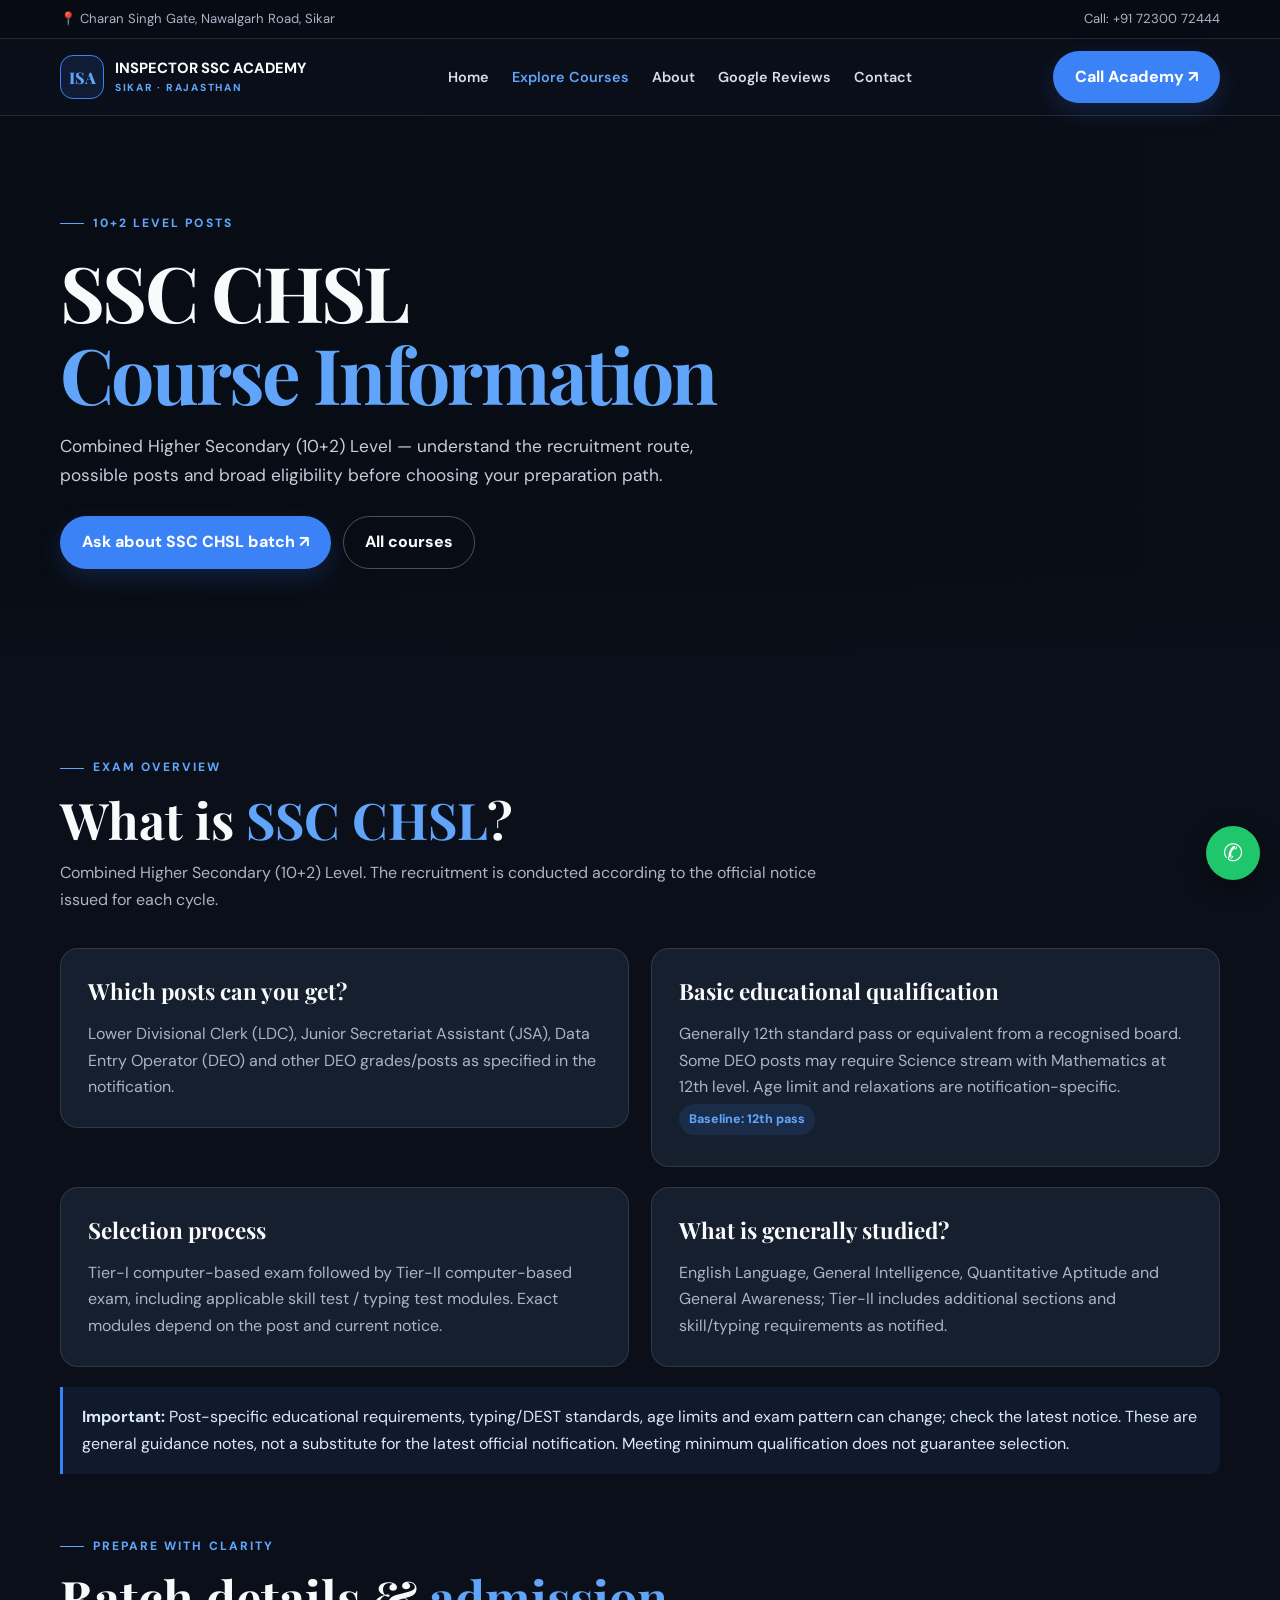
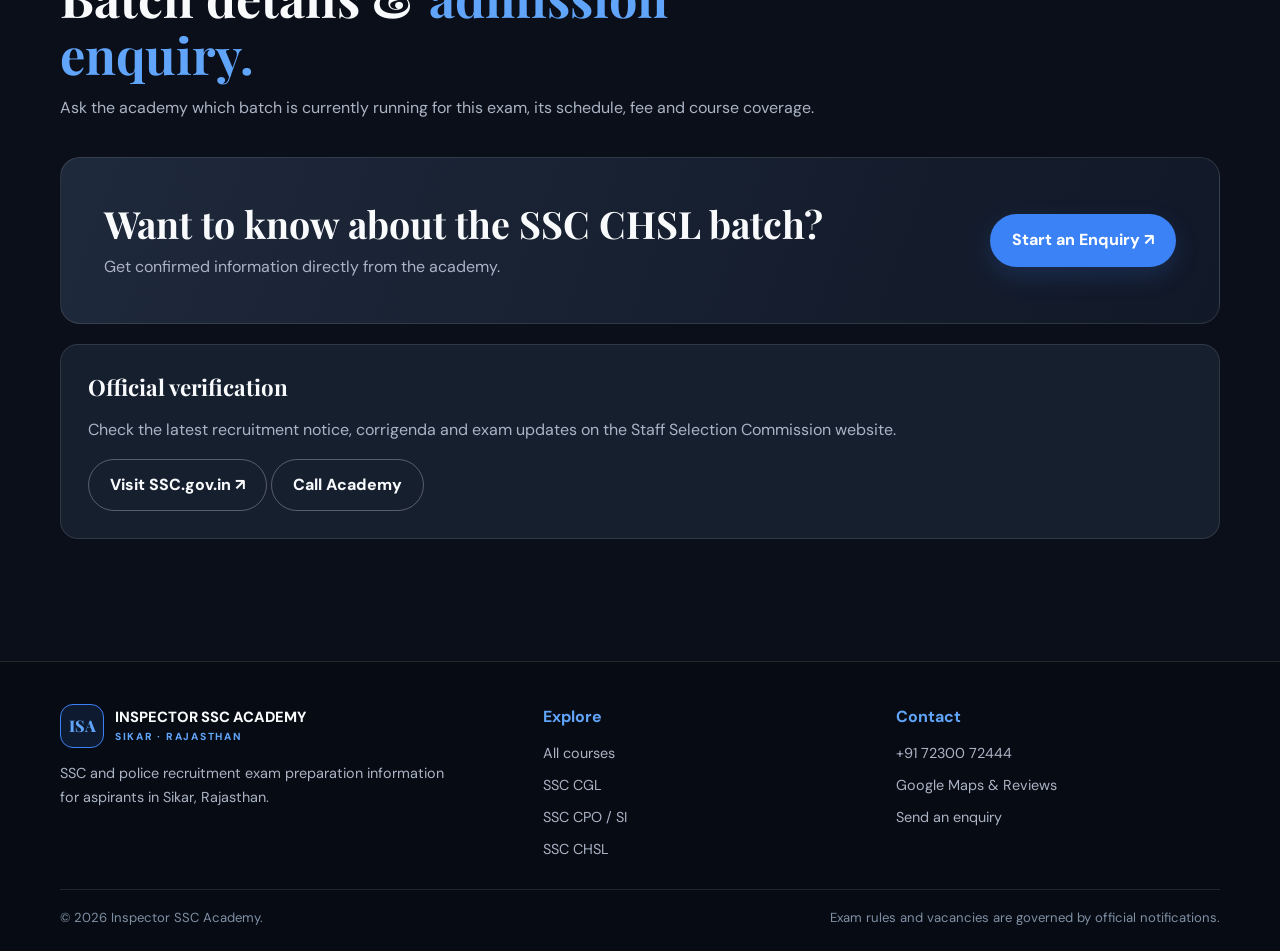
<file: ssc-chsl.html>
<!doctype html><html lang="en"><head><meta charset="utf-8"><meta name="viewport" content="width=device-width,initial-scale=1"><meta name="description" content="SSC CHSL course overview, posts, eligibility and selection stages at Inspector SSC Academy, Sikar."><meta name="theme-color" content="#0b0f19"><title>SSC CHSL | Inspector SSC Academy</title><link rel="stylesheet" href="style.css"></head><body>
<div class="topbar"><div class="container topbar-in"><span>📍 Charan Singh Gate, Nawalgarh Road, Sikar</span><span>Call: <a href="tel:+917230072444">+91 72300 72444</a></span></div></div>
<header><nav class="container nav"><a class="brand" href="index.html"><span class="brand-mark">ISA</span><span class="brand-name">INSPECTOR SSC ACADEMY<small>SIKAR · RAJASTHAN</small></span></a><button class="menu-btn" id="menuBtn" aria-label="Open navigation" aria-expanded="false">☰</button><ul class="nav-links" id="navLinks"><li><a class="" href="index.html" >Home</a></li><li><a class="active" href="courses.html" >Explore Courses</a></li><li><a class="" href="index.html#about" >About</a></li><li><a class="" href="https://www.google.com/maps/place/Inspector+SSC+Academy/data=!4m2!3m1!1s0x0:0x632848152b218027?sa=X&ved=1t:2428&ictx=111" target=_blank rel=noopener>Google Reviews</a></li><li><a class="" href="index.html#contact" >Contact</a></li></ul><a class="btn btn-primary nav-cta" href="tel:+917230072444">Call Academy ↗</a></nav></header><main>
<section class="hero"><div class="container"><div class="hero-content"><span class="eyebrow">10+2 level posts</span><h1>SSC CHSL<br><span class="blue">Course Information</span></h1><p>Combined Higher Secondary (10+2) Level — understand the recruitment route, possible posts and broad eligibility before choosing your preparation path.</p><div class="actions"><button class="btn btn-primary" data-batch-wa>Ask about SSC CHSL batch ↗</button><a class="btn btn-outline" href="courses.html">All courses</a></div></div></div></section>
<section class="section"><div class="container"><div class="section-head"><span class="eyebrow">Exam overview</span><h2>What is <span class="blue">SSC CHSL</span>?</h2><p>Combined Higher Secondary (10+2) Level. The recruitment is conducted according to the official notice issued for each cycle.</p></div>
<div class="two-col"><div class="panel"><h3>Which posts can you get?</h3><p>Lower Divisional Clerk (LDC), Junior Secretariat Assistant (JSA), Data Entry Operator (DEO) and other DEO grades/posts as specified in the notification.</p></div><div class="panel"><h3>Basic educational qualification</h3><p>Generally 12th standard pass or equivalent from a recognised board. Some DEO posts may require Science stream with Mathematics at 12th level. Age limit and relaxations are notification-specific.</p><span class="pill">Baseline: 12th pass</span></div></div>
<div class="two-col" style="margin-top:20px"><div class="panel"><h3>Selection process</h3><p>Tier-I computer-based exam followed by Tier-II computer-based exam, including applicable skill test / typing test modules. Exact modules depend on the post and current notice.</p></div><div class="panel"><h3>What is generally studied?</h3><p>English Language, General Intelligence, Quantitative Aptitude and General Awareness; Tier-II includes additional sections and skill/typing requirements as notified.</p></div></div>
<div class="notice"><b>Important:</b> Post-specific educational requirements, typing/DEST standards, age limits and exam pattern can change; check the latest notice. These are general guidance notes, not a substitute for the latest official notification. Meeting minimum qualification does not guarantee selection.</div>
<div class="section-head" style="margin-top:55px"><span class="eyebrow">Prepare with clarity</span><h2>Batch details & <span class="blue">admission enquiry.</span></h2><p>Ask the academy which batch is currently running for this exam, its schedule, fee and course coverage.</p></div>
<div class="cta-band"><div><h2>Want to know about the SSC CHSL batch?</h2><p style="color:var(--muted);margin-top:8px">Get confirmed information directly from the academy.</p></div><button class="btn btn-primary" data-batch-wa>Start an Enquiry ↗</button></div>
<div class="panel" style="margin-top:20px"><h3>Official verification</h3><p>Check the latest recruitment notice, corrigenda and exam updates on the Staff Selection Commission website.</p><p style="margin-top:15px"><a class="btn btn-outline" href="https://ssc.gov.in/" target="_blank" rel="noopener">Visit SSC.gov.in ↗</a> <a class="btn btn-outline" href="tel:+917230072444">Call Academy</a></p></div>
</div></section>
</main>
<footer><div class="container"><div class="footer-grid">
<div><a class="brand" href="index.html"><span class="brand-mark">ISA</span><span class="brand-name">INSPECTOR SSC ACADEMY<small>SIKAR · RAJASTHAN</small></span></a><p>SSC and police recruitment exam preparation information for aspirants in Sikar, Rajasthan.</p></div>
<div><h4>Explore</h4><ul class="footer-links"><li><a href="courses.html">All courses</a></li><li><a href="ssc-cgl.html">SSC CGL</a></li><li><a href="ssc-cpo.html">SSC CPO / SI</a></li><li><a href="ssc-chsl.html">SSC CHSL</a></li></ul></div>
<div><h4>Contact</h4><ul class="footer-links"><li><a href="tel:+917230072444">+91 72300 72444</a></li><li><a href="https://www.google.com/maps/place/Inspector+SSC+Academy/data=!4m2!3m1!1s0x0:0x632848152b218027?sa=X&ved=1t:2428&ictx=111" target="_blank" rel="noopener">Google Maps & Reviews</a></li><li><a href="index.html#contact">Send an enquiry</a></li></ul></div>
</div><div class="copyright"><span>© <span id="year"></span> Inspector SSC Academy.</span><span>Exam rules and vacancies are governed by official notifications.</span></div></div></footer>
<a class="float-wa" href="https://wa.me/917230072444?text=Hello%20Inspector%20SSC%20Academy%2C%20I%20want%20to%20know%20about%20current%20batches." target="_blank" rel="noopener" aria-label="WhatsApp Inspector SSC Academy">✆</a>
<script src="script.js"></script></body></html>
</file>
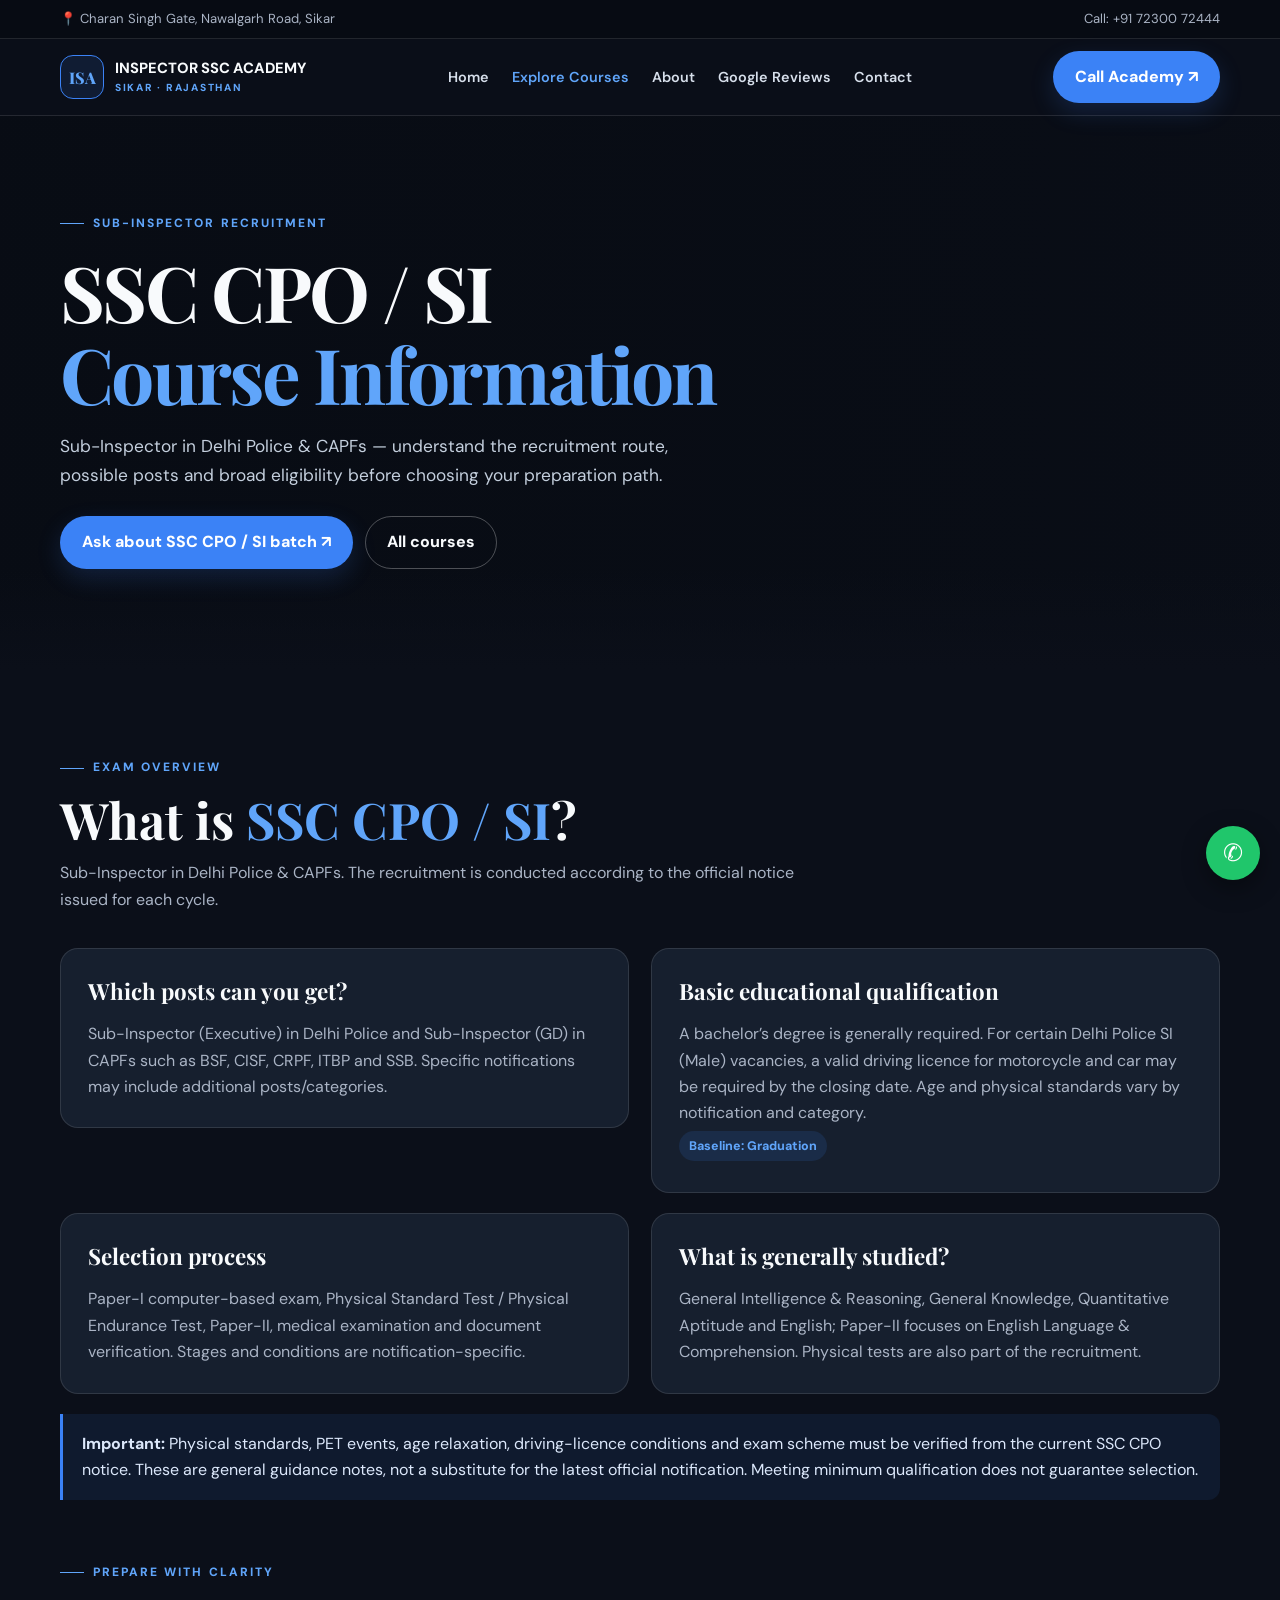
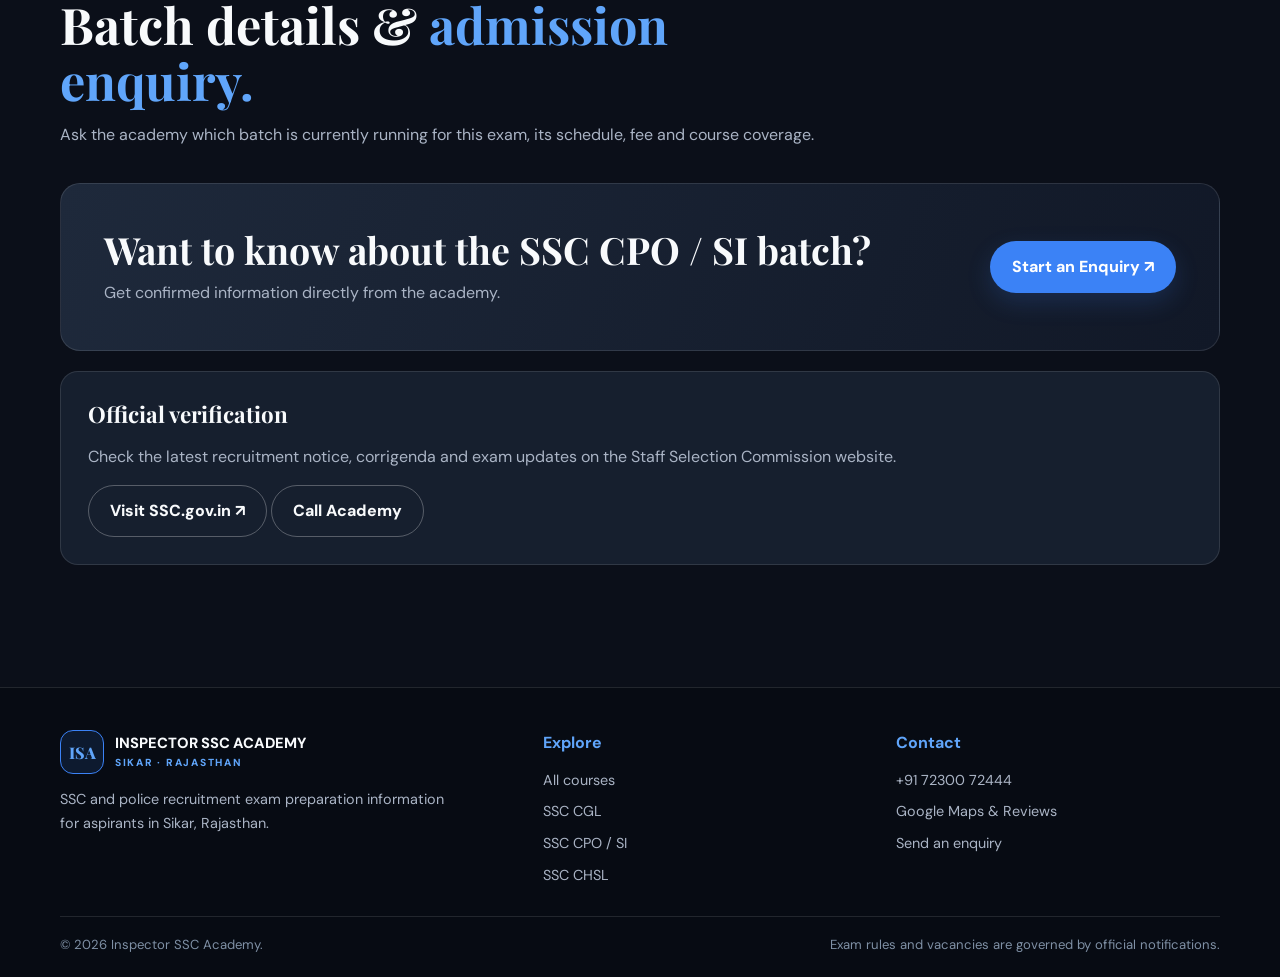
<file: ssc-cpo.html>
<!doctype html><html lang="en"><head><meta charset="utf-8"><meta name="viewport" content="width=device-width,initial-scale=1"><meta name="description" content="SSC CPO / SI course overview, posts, eligibility and selection stages at Inspector SSC Academy, Sikar."><meta name="theme-color" content="#0b0f19"><title>SSC CPO / SI | Inspector SSC Academy</title><link rel="stylesheet" href="style.css"></head><body>
<div class="topbar"><div class="container topbar-in"><span>📍 Charan Singh Gate, Nawalgarh Road, Sikar</span><span>Call: <a href="tel:+917230072444">+91 72300 72444</a></span></div></div>
<header><nav class="container nav"><a class="brand" href="index.html"><span class="brand-mark">ISA</span><span class="brand-name">INSPECTOR SSC ACADEMY<small>SIKAR · RAJASTHAN</small></span></a><button class="menu-btn" id="menuBtn" aria-label="Open navigation" aria-expanded="false">☰</button><ul class="nav-links" id="navLinks"><li><a class="" href="index.html" >Home</a></li><li><a class="active" href="courses.html" >Explore Courses</a></li><li><a class="" href="index.html#about" >About</a></li><li><a class="" href="https://www.google.com/maps/place/Inspector+SSC+Academy/data=!4m2!3m1!1s0x0:0x632848152b218027?sa=X&ved=1t:2428&ictx=111" target=_blank rel=noopener>Google Reviews</a></li><li><a class="" href="index.html#contact" >Contact</a></li></ul><a class="btn btn-primary nav-cta" href="tel:+917230072444">Call Academy ↗</a></nav></header><main>
<section class="hero"><div class="container"><div class="hero-content"><span class="eyebrow">Sub-Inspector recruitment</span><h1>SSC CPO / SI<br><span class="blue">Course Information</span></h1><p>Sub-Inspector in Delhi Police &amp; CAPFs — understand the recruitment route, possible posts and broad eligibility before choosing your preparation path.</p><div class="actions"><button class="btn btn-primary" data-batch-wa>Ask about SSC CPO / SI batch ↗</button><a class="btn btn-outline" href="courses.html">All courses</a></div></div></div></section>
<section class="section"><div class="container"><div class="section-head"><span class="eyebrow">Exam overview</span><h2>What is <span class="blue">SSC CPO / SI</span>?</h2><p>Sub-Inspector in Delhi Police &amp; CAPFs. The recruitment is conducted according to the official notice issued for each cycle.</p></div>
<div class="two-col"><div class="panel"><h3>Which posts can you get?</h3><p>Sub-Inspector (Executive) in Delhi Police and Sub-Inspector (GD) in CAPFs such as BSF, CISF, CRPF, ITBP and SSB. Specific notifications may include additional posts/categories.</p></div><div class="panel"><h3>Basic educational qualification</h3><p>A bachelor’s degree is generally required. For certain Delhi Police SI (Male) vacancies, a valid driving licence for motorcycle and car may be required by the closing date. Age and physical standards vary by notification and category.</p><span class="pill">Baseline: Graduation</span></div></div>
<div class="two-col" style="margin-top:20px"><div class="panel"><h3>Selection process</h3><p>Paper-I computer-based exam, Physical Standard Test / Physical Endurance Test, Paper-II, medical examination and document verification. Stages and conditions are notification-specific.</p></div><div class="panel"><h3>What is generally studied?</h3><p>General Intelligence &amp; Reasoning, General Knowledge, Quantitative Aptitude and English; Paper-II focuses on English Language &amp; Comprehension. Physical tests are also part of the recruitment.</p></div></div>
<div class="notice"><b>Important:</b> Physical standards, PET events, age relaxation, driving-licence conditions and exam scheme must be verified from the current SSC CPO notice. These are general guidance notes, not a substitute for the latest official notification. Meeting minimum qualification does not guarantee selection.</div>
<div class="section-head" style="margin-top:55px"><span class="eyebrow">Prepare with clarity</span><h2>Batch details & <span class="blue">admission enquiry.</span></h2><p>Ask the academy which batch is currently running for this exam, its schedule, fee and course coverage.</p></div>
<div class="cta-band"><div><h2>Want to know about the SSC CPO / SI batch?</h2><p style="color:var(--muted);margin-top:8px">Get confirmed information directly from the academy.</p></div><button class="btn btn-primary" data-batch-wa>Start an Enquiry ↗</button></div>
<div class="panel" style="margin-top:20px"><h3>Official verification</h3><p>Check the latest recruitment notice, corrigenda and exam updates on the Staff Selection Commission website.</p><p style="margin-top:15px"><a class="btn btn-outline" href="https://ssc.gov.in/" target="_blank" rel="noopener">Visit SSC.gov.in ↗</a> <a class="btn btn-outline" href="tel:+917230072444">Call Academy</a></p></div>
</div></section>
</main>
<footer><div class="container"><div class="footer-grid">
<div><a class="brand" href="index.html"><span class="brand-mark">ISA</span><span class="brand-name">INSPECTOR SSC ACADEMY<small>SIKAR · RAJASTHAN</small></span></a><p>SSC and police recruitment exam preparation information for aspirants in Sikar, Rajasthan.</p></div>
<div><h4>Explore</h4><ul class="footer-links"><li><a href="courses.html">All courses</a></li><li><a href="ssc-cgl.html">SSC CGL</a></li><li><a href="ssc-cpo.html">SSC CPO / SI</a></li><li><a href="ssc-chsl.html">SSC CHSL</a></li></ul></div>
<div><h4>Contact</h4><ul class="footer-links"><li><a href="tel:+917230072444">+91 72300 72444</a></li><li><a href="https://www.google.com/maps/place/Inspector+SSC+Academy/data=!4m2!3m1!1s0x0:0x632848152b218027?sa=X&ved=1t:2428&ictx=111" target="_blank" rel="noopener">Google Maps & Reviews</a></li><li><a href="index.html#contact">Send an enquiry</a></li></ul></div>
</div><div class="copyright"><span>© <span id="year"></span> Inspector SSC Academy.</span><span>Exam rules and vacancies are governed by official notifications.</span></div></div></footer>
<a class="float-wa" href="https://wa.me/917230072444?text=Hello%20Inspector%20SSC%20Academy%2C%20I%20want%20to%20know%20about%20current%20batches." target="_blank" rel="noopener" aria-label="WhatsApp Inspector SSC Academy">✆</a>
<script src="script.js"></script></body></html>
</file>
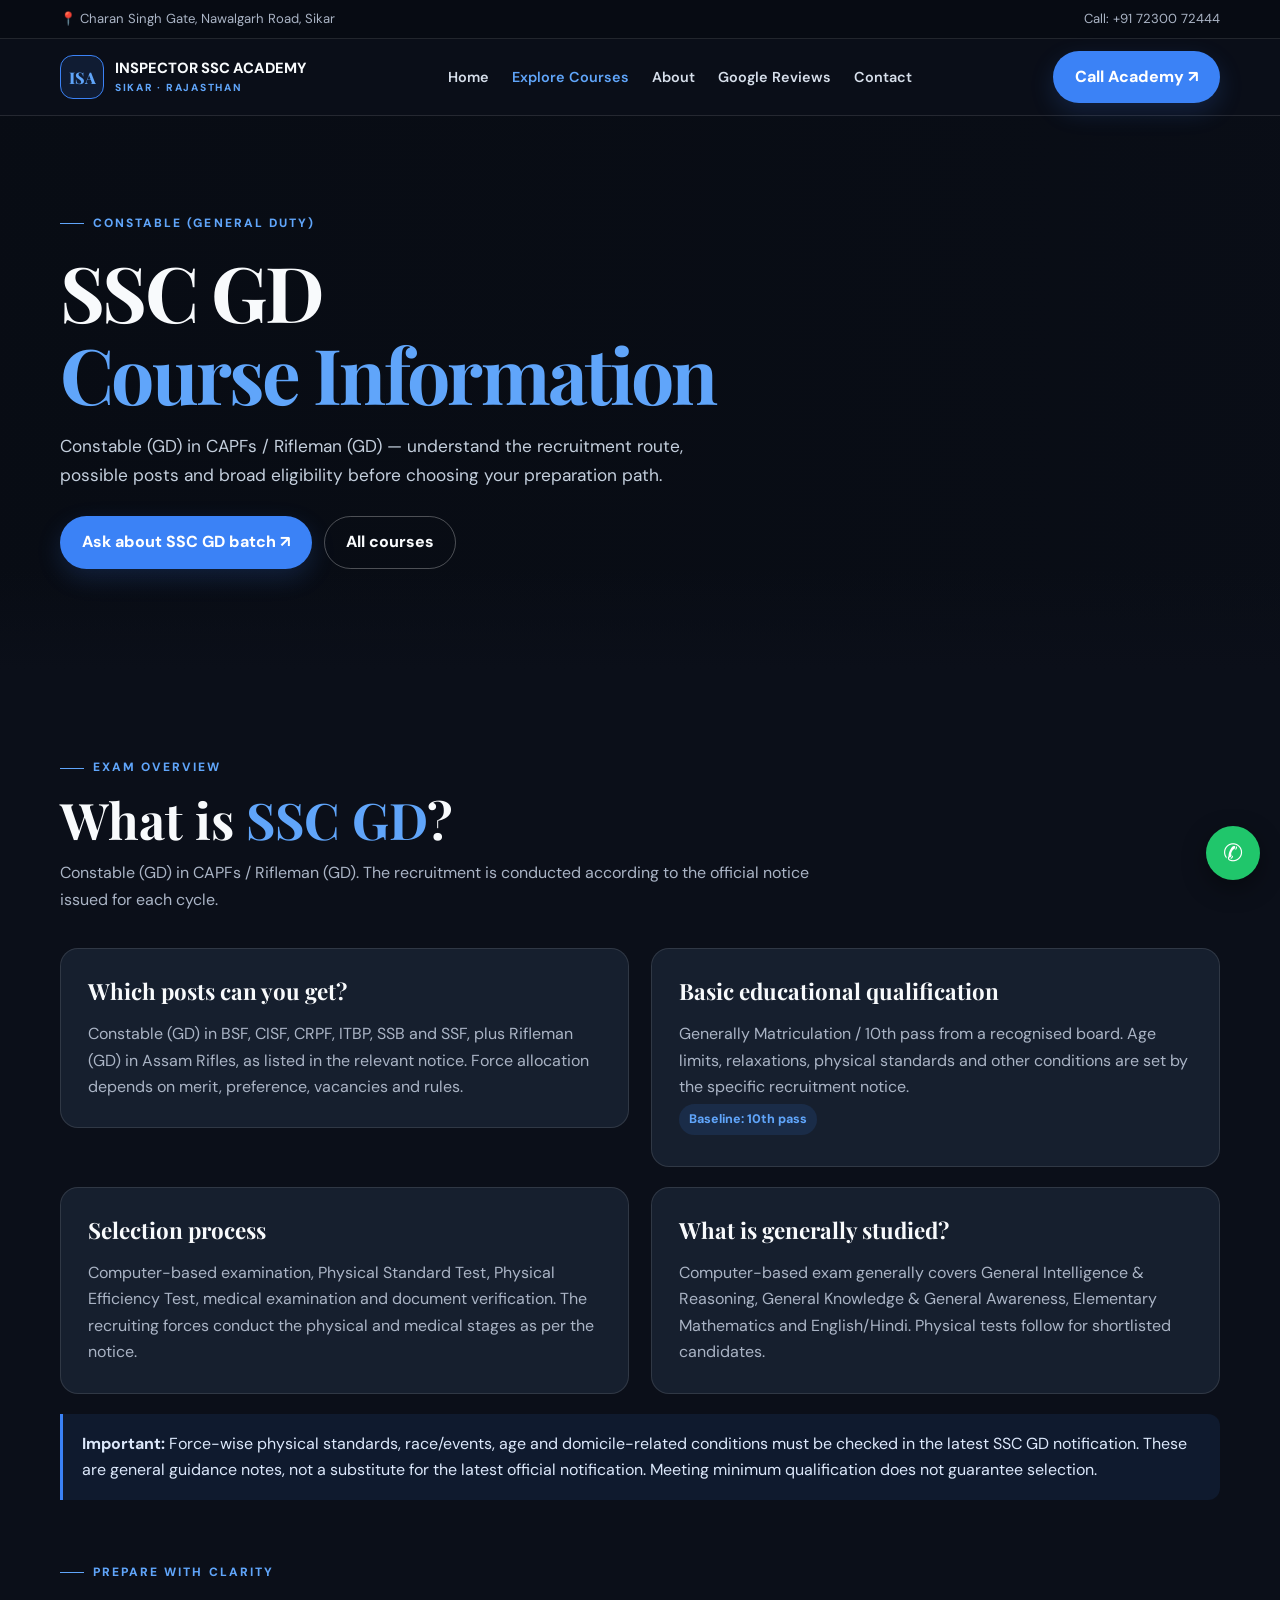
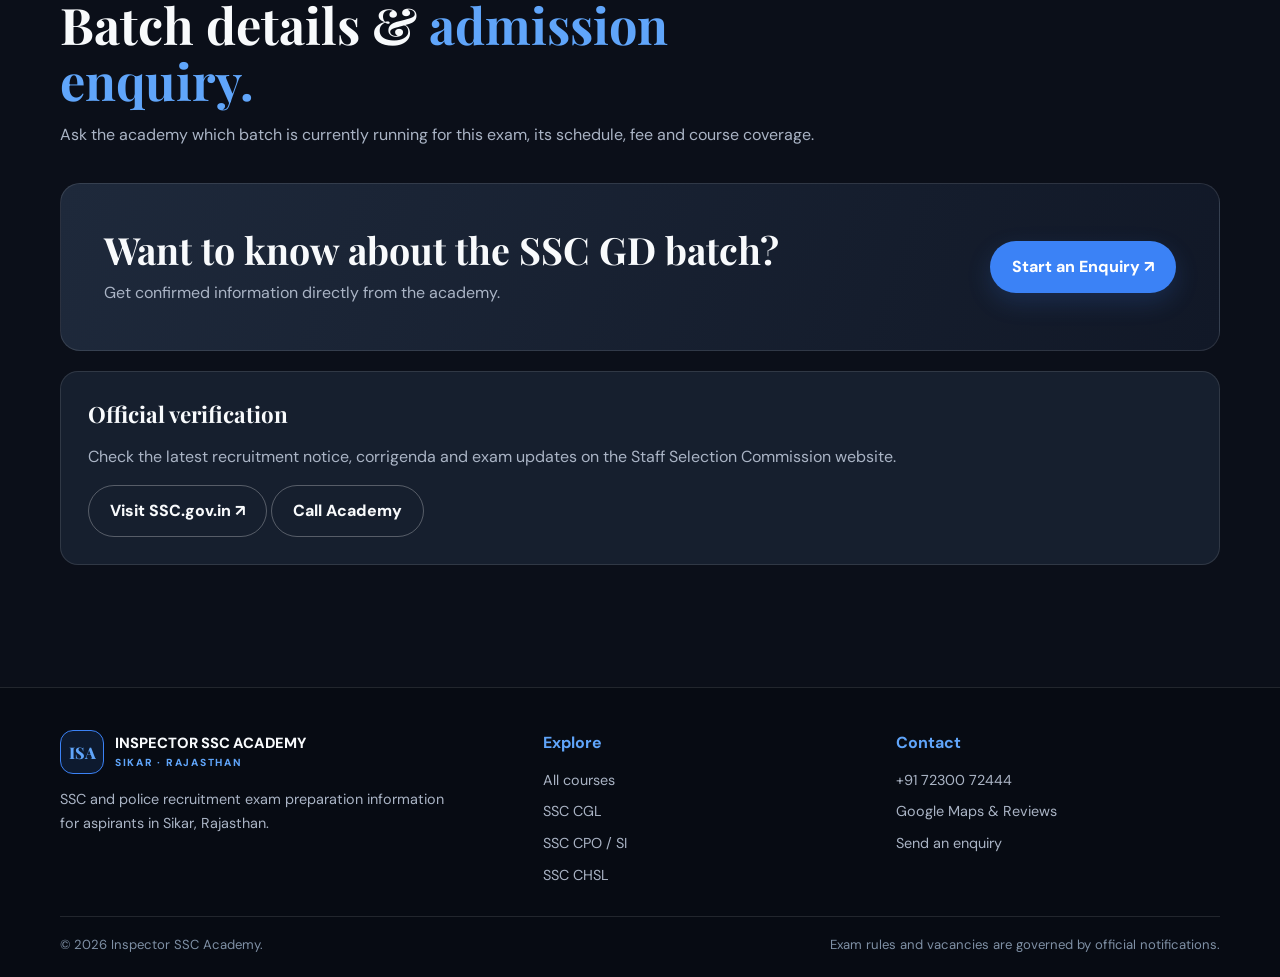
<file: ssc-gd.html>
<!doctype html><html lang="en"><head><meta charset="utf-8"><meta name="viewport" content="width=device-width,initial-scale=1"><meta name="description" content="SSC GD course overview, posts, eligibility and selection stages at Inspector SSC Academy, Sikar."><meta name="theme-color" content="#0b0f19"><title>SSC GD | Inspector SSC Academy</title><link rel="stylesheet" href="style.css"></head><body>
<div class="topbar"><div class="container topbar-in"><span>📍 Charan Singh Gate, Nawalgarh Road, Sikar</span><span>Call: <a href="tel:+917230072444">+91 72300 72444</a></span></div></div>
<header><nav class="container nav"><a class="brand" href="index.html"><span class="brand-mark">ISA</span><span class="brand-name">INSPECTOR SSC ACADEMY<small>SIKAR · RAJASTHAN</small></span></a><button class="menu-btn" id="menuBtn" aria-label="Open navigation" aria-expanded="false">☰</button><ul class="nav-links" id="navLinks"><li><a class="" href="index.html" >Home</a></li><li><a class="active" href="courses.html" >Explore Courses</a></li><li><a class="" href="index.html#about" >About</a></li><li><a class="" href="https://www.google.com/maps/place/Inspector+SSC+Academy/data=!4m2!3m1!1s0x0:0x632848152b218027?sa=X&ved=1t:2428&ictx=111" target=_blank rel=noopener>Google Reviews</a></li><li><a class="" href="index.html#contact" >Contact</a></li></ul><a class="btn btn-primary nav-cta" href="tel:+917230072444">Call Academy ↗</a></nav></header><main>
<section class="hero"><div class="container"><div class="hero-content"><span class="eyebrow">Constable (General Duty)</span><h1>SSC GD<br><span class="blue">Course Information</span></h1><p>Constable (GD) in CAPFs / Rifleman (GD) — understand the recruitment route, possible posts and broad eligibility before choosing your preparation path.</p><div class="actions"><button class="btn btn-primary" data-batch-wa>Ask about SSC GD batch ↗</button><a class="btn btn-outline" href="courses.html">All courses</a></div></div></div></section>
<section class="section"><div class="container"><div class="section-head"><span class="eyebrow">Exam overview</span><h2>What is <span class="blue">SSC GD</span>?</h2><p>Constable (GD) in CAPFs / Rifleman (GD). The recruitment is conducted according to the official notice issued for each cycle.</p></div>
<div class="two-col"><div class="panel"><h3>Which posts can you get?</h3><p>Constable (GD) in BSF, CISF, CRPF, ITBP, SSB and SSF, plus Rifleman (GD) in Assam Rifles, as listed in the relevant notice. Force allocation depends on merit, preference, vacancies and rules.</p></div><div class="panel"><h3>Basic educational qualification</h3><p>Generally Matriculation / 10th pass from a recognised board. Age limits, relaxations, physical standards and other conditions are set by the specific recruitment notice.</p><span class="pill">Baseline: 10th pass</span></div></div>
<div class="two-col" style="margin-top:20px"><div class="panel"><h3>Selection process</h3><p>Computer-based examination, Physical Standard Test, Physical Efficiency Test, medical examination and document verification. The recruiting forces conduct the physical and medical stages as per the notice.</p></div><div class="panel"><h3>What is generally studied?</h3><p>Computer-based exam generally covers General Intelligence &amp; Reasoning, General Knowledge &amp; General Awareness, Elementary Mathematics and English/Hindi. Physical tests follow for shortlisted candidates.</p></div></div>
<div class="notice"><b>Important:</b> Force-wise physical standards, race/events, age and domicile-related conditions must be checked in the latest SSC GD notification. These are general guidance notes, not a substitute for the latest official notification. Meeting minimum qualification does not guarantee selection.</div>
<div class="section-head" style="margin-top:55px"><span class="eyebrow">Prepare with clarity</span><h2>Batch details & <span class="blue">admission enquiry.</span></h2><p>Ask the academy which batch is currently running for this exam, its schedule, fee and course coverage.</p></div>
<div class="cta-band"><div><h2>Want to know about the SSC GD batch?</h2><p style="color:var(--muted);margin-top:8px">Get confirmed information directly from the academy.</p></div><button class="btn btn-primary" data-batch-wa>Start an Enquiry ↗</button></div>
<div class="panel" style="margin-top:20px"><h3>Official verification</h3><p>Check the latest recruitment notice, corrigenda and exam updates on the Staff Selection Commission website.</p><p style="margin-top:15px"><a class="btn btn-outline" href="https://ssc.gov.in/" target="_blank" rel="noopener">Visit SSC.gov.in ↗</a> <a class="btn btn-outline" href="tel:+917230072444">Call Academy</a></p></div>
</div></section>
</main>
<footer><div class="container"><div class="footer-grid">
<div><a class="brand" href="index.html"><span class="brand-mark">ISA</span><span class="brand-name">INSPECTOR SSC ACADEMY<small>SIKAR · RAJASTHAN</small></span></a><p>SSC and police recruitment exam preparation information for aspirants in Sikar, Rajasthan.</p></div>
<div><h4>Explore</h4><ul class="footer-links"><li><a href="courses.html">All courses</a></li><li><a href="ssc-cgl.html">SSC CGL</a></li><li><a href="ssc-cpo.html">SSC CPO / SI</a></li><li><a href="ssc-chsl.html">SSC CHSL</a></li></ul></div>
<div><h4>Contact</h4><ul class="footer-links"><li><a href="tel:+917230072444">+91 72300 72444</a></li><li><a href="https://www.google.com/maps/place/Inspector+SSC+Academy/data=!4m2!3m1!1s0x0:0x632848152b218027?sa=X&ved=1t:2428&ictx=111" target="_blank" rel="noopener">Google Maps & Reviews</a></li><li><a href="index.html#contact">Send an enquiry</a></li></ul></div>
</div><div class="copyright"><span>© <span id="year"></span> Inspector SSC Academy.</span><span>Exam rules and vacancies are governed by official notifications.</span></div></div></footer>
<a class="float-wa" href="https://wa.me/917230072444?text=Hello%20Inspector%20SSC%20Academy%2C%20I%20want%20to%20know%20about%20current%20batches." target="_blank" rel="noopener" aria-label="WhatsApp Inspector SSC Academy">✆</a>
<script src="script.js"></script></body></html>
</file>
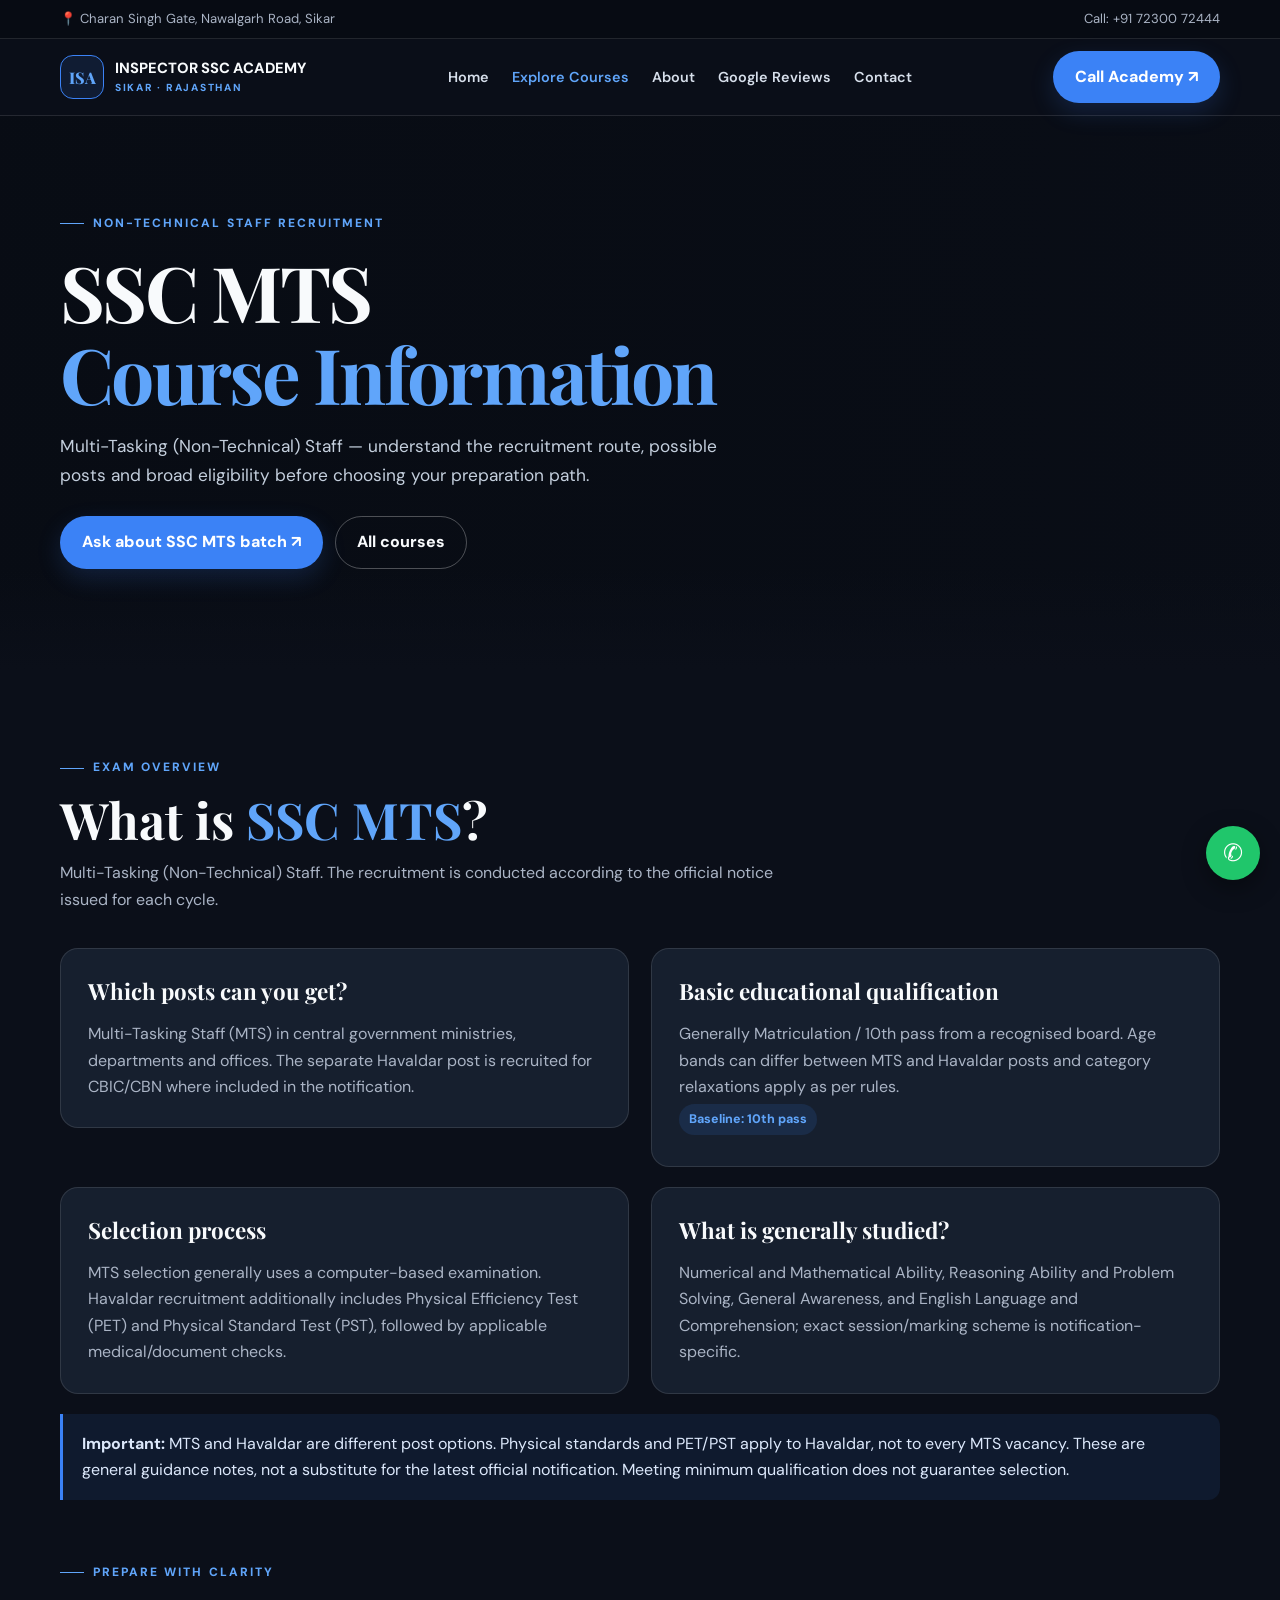
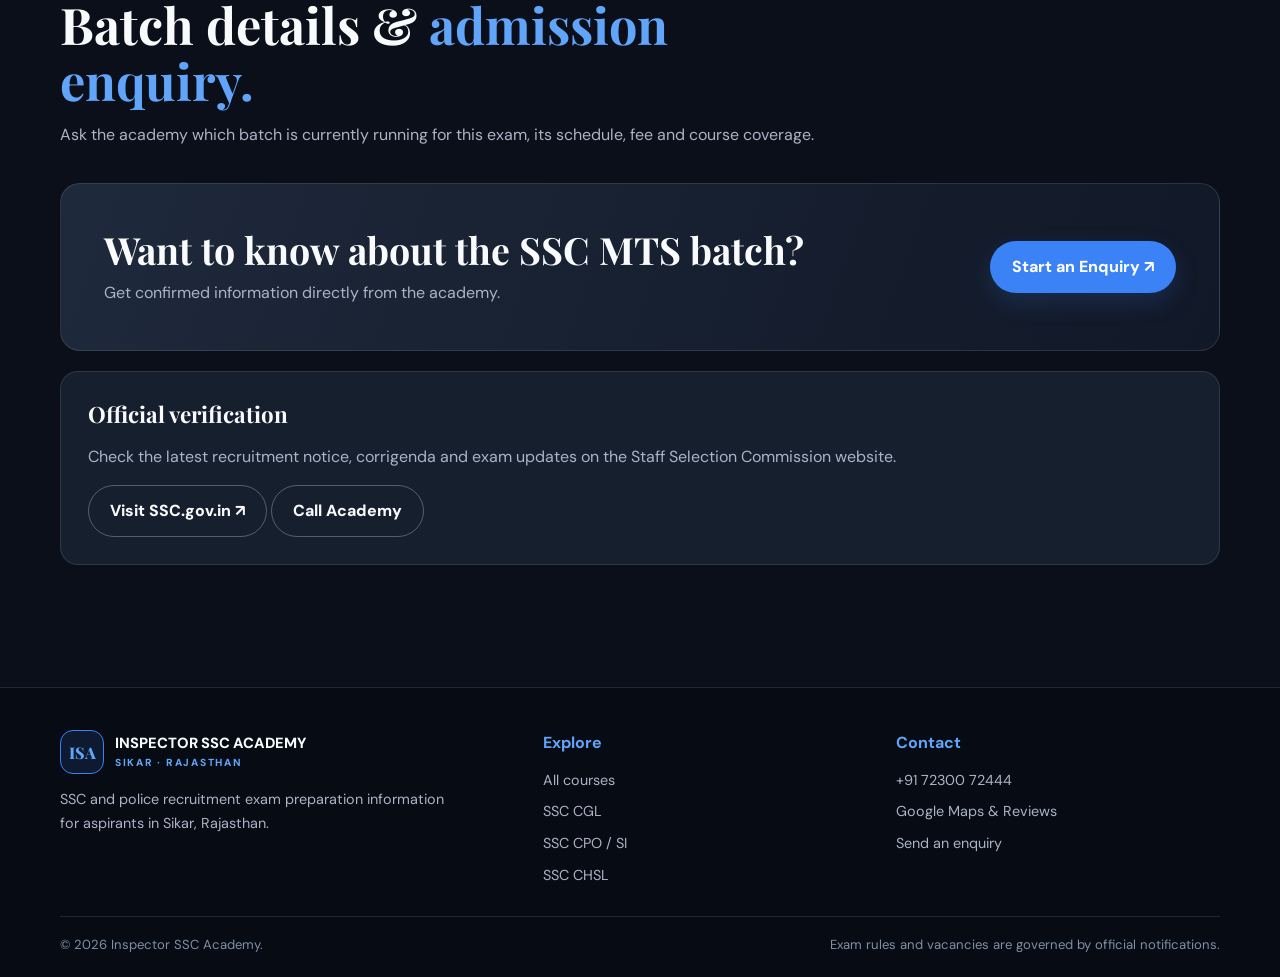
<file: ssc-mts.html>
<!doctype html><html lang="en"><head><meta charset="utf-8"><meta name="viewport" content="width=device-width,initial-scale=1"><meta name="description" content="SSC MTS course overview, posts, eligibility and selection stages at Inspector SSC Academy, Sikar."><meta name="theme-color" content="#0b0f19"><title>SSC MTS | Inspector SSC Academy</title><link rel="stylesheet" href="style.css"></head><body>
<div class="topbar"><div class="container topbar-in"><span>📍 Charan Singh Gate, Nawalgarh Road, Sikar</span><span>Call: <a href="tel:+917230072444">+91 72300 72444</a></span></div></div>
<header><nav class="container nav"><a class="brand" href="index.html"><span class="brand-mark">ISA</span><span class="brand-name">INSPECTOR SSC ACADEMY<small>SIKAR · RAJASTHAN</small></span></a><button class="menu-btn" id="menuBtn" aria-label="Open navigation" aria-expanded="false">☰</button><ul class="nav-links" id="navLinks"><li><a class="" href="index.html" >Home</a></li><li><a class="active" href="courses.html" >Explore Courses</a></li><li><a class="" href="index.html#about" >About</a></li><li><a class="" href="https://www.google.com/maps/place/Inspector+SSC+Academy/data=!4m2!3m1!1s0x0:0x632848152b218027?sa=X&ved=1t:2428&ictx=111" target=_blank rel=noopener>Google Reviews</a></li><li><a class="" href="index.html#contact" >Contact</a></li></ul><a class="btn btn-primary nav-cta" href="tel:+917230072444">Call Academy ↗</a></nav></header><main>
<section class="hero"><div class="container"><div class="hero-content"><span class="eyebrow">Non-technical staff recruitment</span><h1>SSC MTS<br><span class="blue">Course Information</span></h1><p>Multi-Tasking (Non-Technical) Staff — understand the recruitment route, possible posts and broad eligibility before choosing your preparation path.</p><div class="actions"><button class="btn btn-primary" data-batch-wa>Ask about SSC MTS batch ↗</button><a class="btn btn-outline" href="courses.html">All courses</a></div></div></div></section>
<section class="section"><div class="container"><div class="section-head"><span class="eyebrow">Exam overview</span><h2>What is <span class="blue">SSC MTS</span>?</h2><p>Multi-Tasking (Non-Technical) Staff. The recruitment is conducted according to the official notice issued for each cycle.</p></div>
<div class="two-col"><div class="panel"><h3>Which posts can you get?</h3><p>Multi-Tasking Staff (MTS) in central government ministries, departments and offices. The separate Havaldar post is recruited for CBIC/CBN where included in the notification.</p></div><div class="panel"><h3>Basic educational qualification</h3><p>Generally Matriculation / 10th pass from a recognised board. Age bands can differ between MTS and Havaldar posts and category relaxations apply as per rules.</p><span class="pill">Baseline: 10th pass</span></div></div>
<div class="two-col" style="margin-top:20px"><div class="panel"><h3>Selection process</h3><p>MTS selection generally uses a computer-based examination. Havaldar recruitment additionally includes Physical Efficiency Test (PET) and Physical Standard Test (PST), followed by applicable medical/document checks.</p></div><div class="panel"><h3>What is generally studied?</h3><p>Numerical and Mathematical Ability, Reasoning Ability and Problem Solving, General Awareness, and English Language and Comprehension; exact session/marking scheme is notification-specific.</p></div></div>
<div class="notice"><b>Important:</b> MTS and Havaldar are different post options. Physical standards and PET/PST apply to Havaldar, not to every MTS vacancy. These are general guidance notes, not a substitute for the latest official notification. Meeting minimum qualification does not guarantee selection.</div>
<div class="section-head" style="margin-top:55px"><span class="eyebrow">Prepare with clarity</span><h2>Batch details & <span class="blue">admission enquiry.</span></h2><p>Ask the academy which batch is currently running for this exam, its schedule, fee and course coverage.</p></div>
<div class="cta-band"><div><h2>Want to know about the SSC MTS batch?</h2><p style="color:var(--muted);margin-top:8px">Get confirmed information directly from the academy.</p></div><button class="btn btn-primary" data-batch-wa>Start an Enquiry ↗</button></div>
<div class="panel" style="margin-top:20px"><h3>Official verification</h3><p>Check the latest recruitment notice, corrigenda and exam updates on the Staff Selection Commission website.</p><p style="margin-top:15px"><a class="btn btn-outline" href="https://ssc.gov.in/" target="_blank" rel="noopener">Visit SSC.gov.in ↗</a> <a class="btn btn-outline" href="tel:+917230072444">Call Academy</a></p></div>
</div></section>
</main>
<footer><div class="container"><div class="footer-grid">
<div><a class="brand" href="index.html"><span class="brand-mark">ISA</span><span class="brand-name">INSPECTOR SSC ACADEMY<small>SIKAR · RAJASTHAN</small></span></a><p>SSC and police recruitment exam preparation information for aspirants in Sikar, Rajasthan.</p></div>
<div><h4>Explore</h4><ul class="footer-links"><li><a href="courses.html">All courses</a></li><li><a href="ssc-cgl.html">SSC CGL</a></li><li><a href="ssc-cpo.html">SSC CPO / SI</a></li><li><a href="ssc-chsl.html">SSC CHSL</a></li></ul></div>
<div><h4>Contact</h4><ul class="footer-links"><li><a href="tel:+917230072444">+91 72300 72444</a></li><li><a href="https://www.google.com/maps/place/Inspector+SSC+Academy/data=!4m2!3m1!1s0x0:0x632848152b218027?sa=X&ved=1t:2428&ictx=111" target="_blank" rel="noopener">Google Maps & Reviews</a></li><li><a href="index.html#contact">Send an enquiry</a></li></ul></div>
</div><div class="copyright"><span>© <span id="year"></span> Inspector SSC Academy.</span><span>Exam rules and vacancies are governed by official notifications.</span></div></div></footer>
<a class="float-wa" href="https://wa.me/917230072444?text=Hello%20Inspector%20SSC%20Academy%2C%20I%20want%20to%20know%20about%20current%20batches." target="_blank" rel="noopener" aria-label="WhatsApp Inspector SSC Academy">✆</a>
<script src="script.js"></script></body></html>
</file>
<file: style.css>
@import url('https://fonts.googleapis.com/css2?family=DM+Sans:wght@400;500;600;700;800&family=Playfair+Display:wght@600;700;800&display=swap');
:root{--bg:#0b0f19;--bg2:#111827;--panel:#161f2e;--panel2:#1f2937;--blue:#3b82f6;--blue2:#60a5fa;--text:#f8fafc;--muted:#aab4c5;--line:rgba(255,255,255,.11);--shadow:0 22px 60px rgba(0,0,0,.28);--radius:22px}
*{box-sizing:border-box;margin:0;padding:0}html{scroll-behavior:smooth;scroll-padding-top:100px}body{font-family:"DM Sans",sans-serif;background:var(--bg);color:var(--text);line-height:1.65}a{color:inherit;text-decoration:none}button,input,select,textarea{font:inherit}.container{width:min(1160px,calc(100% - 40px));margin:auto}
.topbar{background:#070b13;border-bottom:1px solid var(--line);color:var(--muted);font-size:.82rem}.topbar-in{min-height:38px;display:flex;justify-content:space-between;align-items:center;gap:15px}.topbar a:hover{color:var(--blue2)}
header{position:sticky;top:0;z-index:100;background:rgba(11,15,25,.94);backdrop-filter:blur(15px);border-bottom:1px solid var(--line)}.nav{min-height:76px;display:flex;align-items:center;justify-content:space-between;gap:20px}.brand{display:flex;align-items:center;gap:11px;min-width:230px}.brand-mark{width:44px;height:44px;display:grid;place-items:center;border:1px solid var(--blue);border-radius:13px;color:var(--blue2);font:800 1rem "Playfair Display";background:rgba(59,130,246,.12)}.brand-name{font-weight:800;line-height:1.15;font-size:.92rem}.brand-name small{display:block;color:var(--blue2);font-size:.64rem;letter-spacing:.17em;margin-top:5px}
.nav-links{display:flex;align-items:center;gap:23px;list-style:none}.nav-links a{color:#d7dfeb;font-size:.9rem;font-weight:600}.nav-links a:hover,.nav-links a.active{color:var(--blue2)}.menu-btn{display:none;background:transparent;border:1px solid var(--line);color:#fff;border-radius:10px;width:43px;height:43px;font-size:1.3rem}.btn{display:inline-flex;align-items:center;justify-content:center;gap:9px;border:1px solid transparent;border-radius:999px;padding:12px 21px;font-weight:800;cursor:pointer;transition:.22s}.btn-primary{background:var(--blue);color:white;box-shadow:0 9px 25px rgba(59,130,246,.18)}.btn-primary:hover{background:var(--blue2);transform:translateY(-2px)}.btn-outline{border-color:rgba(255,255,255,.28);color:var(--text)}.btn-outline:hover{border-color:var(--blue2);color:var(--blue2);transform:translateY(-2px)}
.hero{position:relative;isolation:isolate;min-height:510px;display:flex;align-items:center;background:linear-gradient(90deg,rgba(8,12,20,.97),rgba(8,12,20,.82) 62%,rgba(8,12,20,.54)),url('https://images.unsplash.com/photo-1523240795612-9a054b0db644?auto=format&fit=crop&w=2000&q=85') center/cover}.hero:after{content:"";position:absolute;z-index:-1;inset:auto 0 0;height:100px;background:linear-gradient(transparent,var(--bg))}.hero-content{max-width:790px;padding:90px 0 100px}.eyebrow{display:inline-flex;align-items:center;gap:9px;color:var(--blue2);font-size:.75rem;font-weight:800;letter-spacing:.17em;text-transform:uppercase}.eyebrow:before{content:"";width:24px;height:1px;background:var(--blue2)}h1,h2,.serif{font-family:"Playfair Display",serif}.hero h1{font-size:clamp(2.5rem,6vw,5rem);line-height:1.06;letter-spacing:-.035em;margin:18px 0}.blue{color:var(--blue2)}.hero p{color:#c4cfdd;max-width:670px;font-size:1.08rem;margin-bottom:27px}.actions{display:flex;gap:12px;flex-wrap:wrap}
.section{padding:82px 0}.section-head{max-width:760px;margin-bottom:35px}.section-head h2{font-size:clamp(2rem,4vw,3.15rem);line-height:1.12;margin:13px 0}.section-head p{color:var(--muted)}.grid{display:grid;grid-template-columns:repeat(3,1fr);gap:18px}.card{padding:25px;background:linear-gradient(145deg,var(--panel),rgba(17,24,39,.92));border:1px solid var(--line);border-radius:18px;transition:.25s}.card:hover{transform:translateY(-5px);border-color:rgba(59,130,246,.55);box-shadow:var(--shadow)}.card-icon{width:46px;height:46px;display:grid;place-items:center;border-radius:13px;color:var(--blue2);background:rgba(59,130,246,.13);font-size:1.3rem;margin-bottom:17px}.card h3{font-size:1.15rem;margin-bottom:8px}.card p{color:var(--muted);font-size:.92rem}.card .more{display:inline-block;margin-top:15px;color:var(--blue2);font-weight:800;font-size:.9rem}
.stats{display:grid;grid-template-columns:repeat(3,1fr);background:var(--panel);border:1px solid var(--line);border-radius:18px;overflow:hidden;margin-top:-30px;position:relative;z-index:2}.stat{text-align:center;padding:22px}.stat+.stat{border-left:1px solid var(--line)}.stat strong{display:block;color:var(--blue2);font:700 1.8rem "Playfair Display"}.stat span{font-size:.87rem;color:var(--muted)}
.two-col{display:grid;grid-template-columns:1fr 1fr;gap:22px;align-items:start}.panel{background:var(--panel);border:1px solid var(--line);border-radius:18px;padding:27px}.panel h3{font:700 1.4rem "Playfair Display";margin-bottom:15px}.panel p,.panel li{color:var(--muted)}.panel ul{padding-left:20px;display:grid;gap:8px}.notice{padding:17px 19px;border-left:3px solid var(--blue);background:rgba(59,130,246,.09);border-radius:0 12px 12px 0;color:#dce8fb;margin:20px 0}.pill{display:inline-block;padding:5px 10px;border-radius:99px;background:rgba(59,130,246,.13);color:var(--blue2);font-size:.78rem;font-weight:800;margin:4px 5px 4px 0}
.table-wrap{overflow-x:auto;border:1px solid var(--line);border-radius:14px;margin:18px 0}table{width:100%;border-collapse:collapse;min-width:520px;background:var(--panel)}th,td{text-align:left;padding:13px 15px;border-bottom:1px solid var(--line);vertical-align:top}th{color:var(--blue2);background:var(--panel2)}td{color:#d8e1ed;font-size:.92rem}
.cta-band{padding:43px;background:linear-gradient(110deg,#1e293b,#111827);border:1px solid var(--line);border-radius:20px;display:flex;align-items:center;justify-content:space-between;gap:25px}.cta-band h2{font-size:clamp(1.6rem,3vw,2.35rem);line-height:1.2}.form-grid{display:grid;grid-template-columns:1fr 1fr;gap:13px}.field{margin-bottom:14px}.field.full{grid-column:1/-1}.field label{display:block;color:#d8e0eb;font-size:.83rem;font-weight:700;margin-bottom:7px}.field input,.field select,.field textarea{width:100%;padding:13px 14px;color:white;background:#0b1220;border:1px solid var(--line);border-radius:10px;outline:none}.field textarea{min-height:100px;resize:vertical}.field input:focus,.field select:focus,.field textarea:focus{border-color:var(--blue2)}.field option{background:#0b1220}.form-hint{color:var(--muted);font-size:.78rem;margin-top:10px}
footer{padding:42px 0 22px;background:#070b13;border-top:1px solid var(--line);margin-top:40px}.footer-grid{display:grid;grid-template-columns:1.4fr 1fr 1fr;gap:30px;padding-bottom:28px}.footer-grid p{color:var(--muted);font-size:.9rem;margin-top:14px;max-width:390px}.footer-grid h4{color:var(--blue2);margin-bottom:12px}.footer-links{list-style:none;display:grid;gap:8px;color:var(--muted);font-size:.9rem}.footer-links a:hover{color:var(--blue2)}.copyright{border-top:1px solid var(--line);padding-top:17px;color:#7f90a5;font-size:.82rem;display:flex;justify-content:space-between;gap:12px;flex-wrap:wrap}.float-wa{position:fixed;right:20px;bottom:20px;z-index:90;width:54px;height:54px;display:grid;place-items:center;border-radius:50%;background:#20c66b;color:white;font-size:1.5rem;box-shadow:0 8px 25px #0006}
@media(max-width:900px){.nav-links{gap:12px}.nav-links a{font-size:.82rem}.nav-cta{display:none}.grid{grid-template-columns:repeat(2,1fr)}}
@media(max-width:700px){.topbar-in{justify-content:center;text-align:center}.topbar-in span:last-child{display:none}.nav{min-height:68px}.menu-btn{display:block}.nav-links{display:none;position:absolute;top:68px;left:0;right:0;background:#111827;padding:12px 22px 18px;flex-direction:column;align-items:stretch;gap:0;border-bottom:1px solid var(--line)}.nav-links.open{display:flex}.nav-links a{display:block;padding:11px 4px;font-size:.95rem}.brand{min-width:0}.brand-name{font-size:.82rem}.hero{min-height:450px}.hero-content{padding:65px 0 75px}.stats{grid-template-columns:1fr}.stat+.stat{border-left:0;border-top:1px solid var(--line)}.section{padding:62px 0}.two-col{grid-template-columns:1fr}.cta-band{align-items:flex-start;flex-direction:column}.footer-grid{grid-template-columns:1fr 1fr}.footer-grid>div:first-child{grid-column:1/-1}}
@media(max-width:480px){.container{width:calc(100% - 30px)}.grid,.form-grid{grid-template-columns:1fr}.field.full{grid-column:auto}.hero h1{font-size:2.6rem}.actions .btn{width:100%}.panel{padding:21px}.footer-grid{grid-template-columns:1fr}.footer-grid>div:first-child{grid-column:auto}.copyright{flex-direction:column}}
</file>
